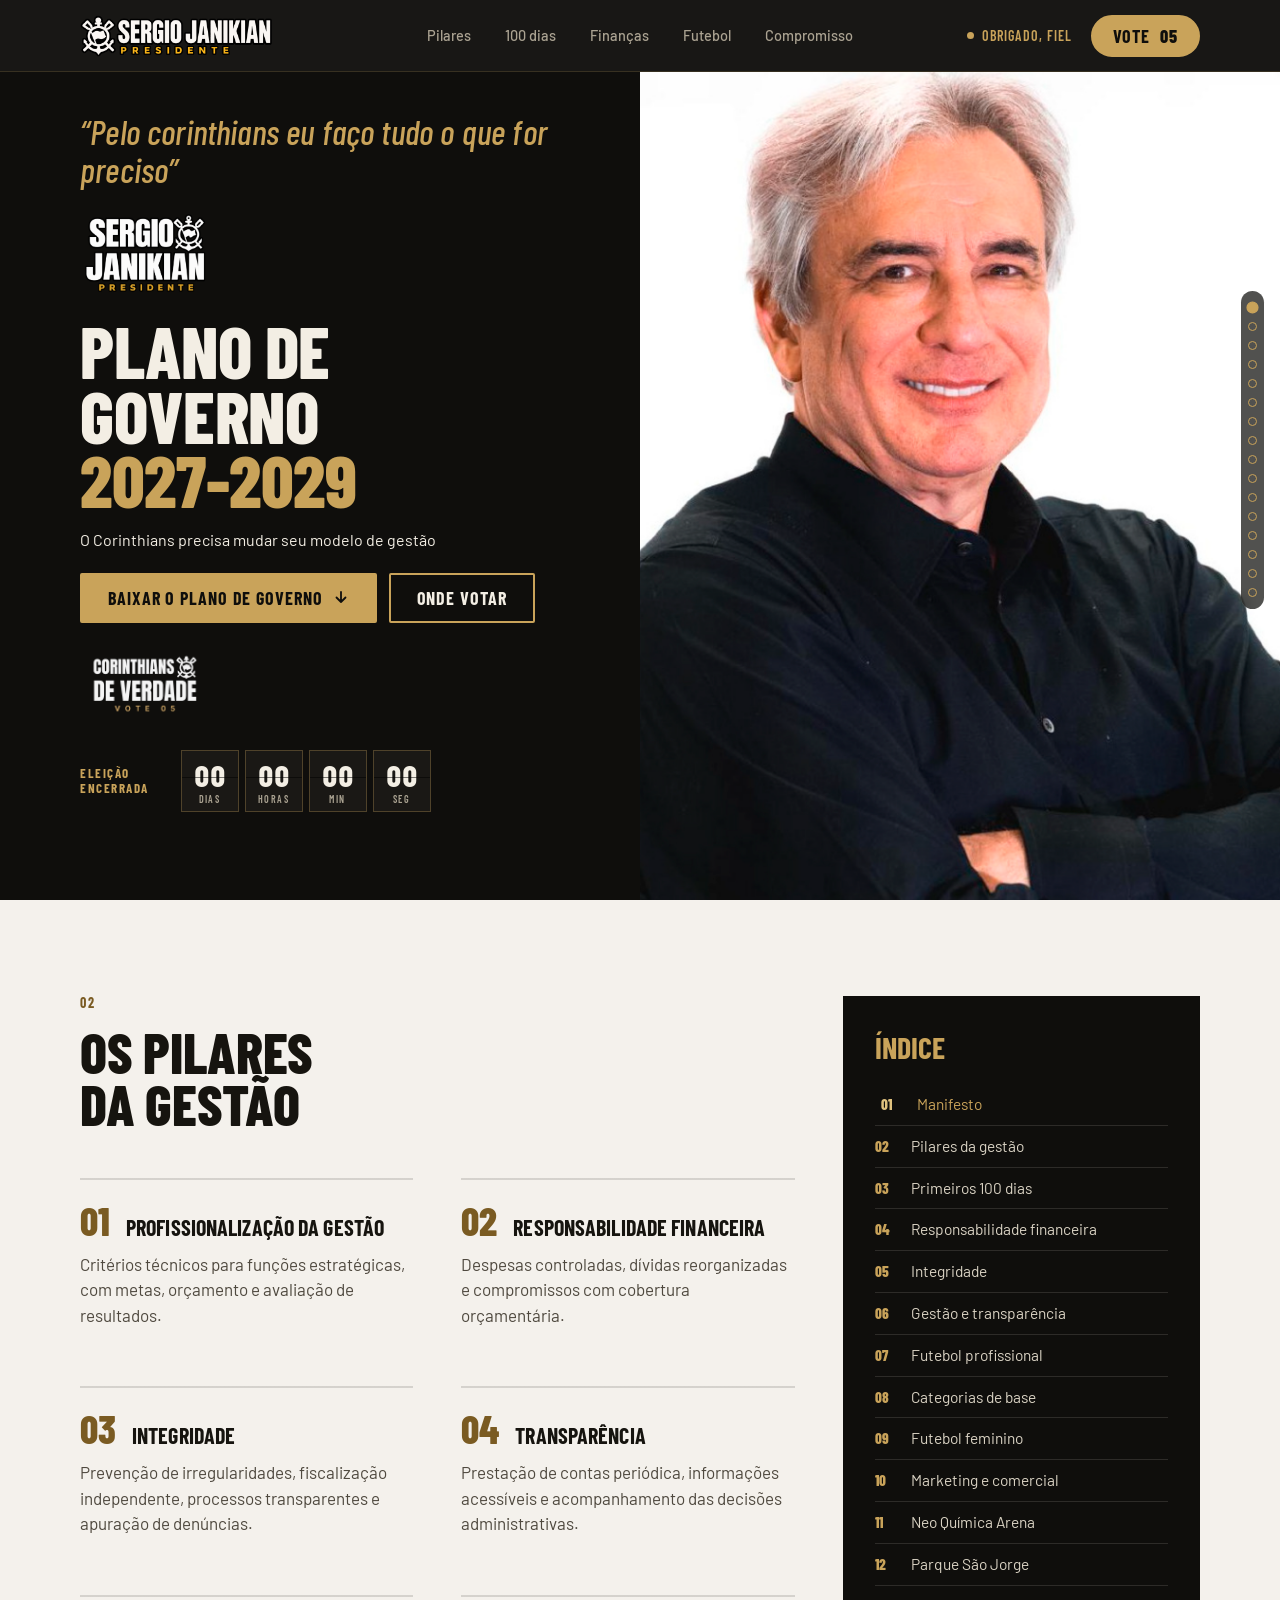
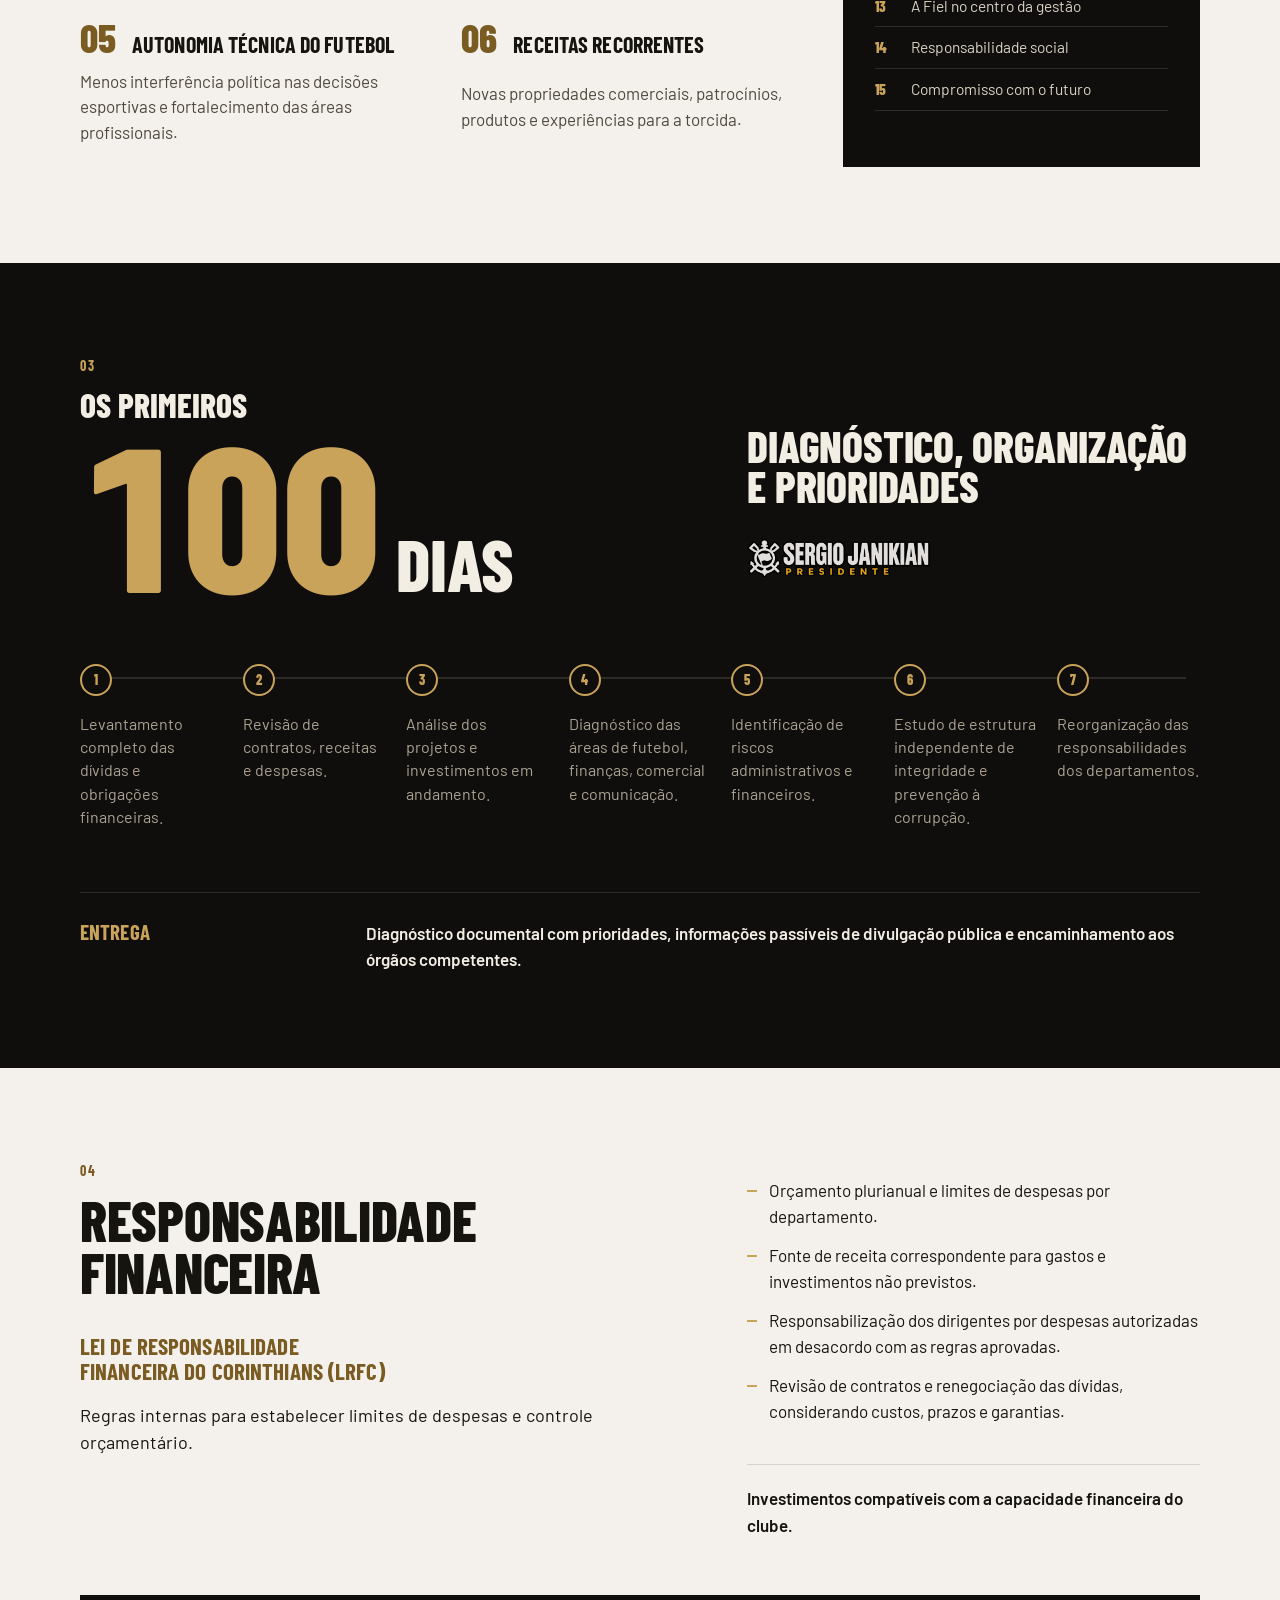
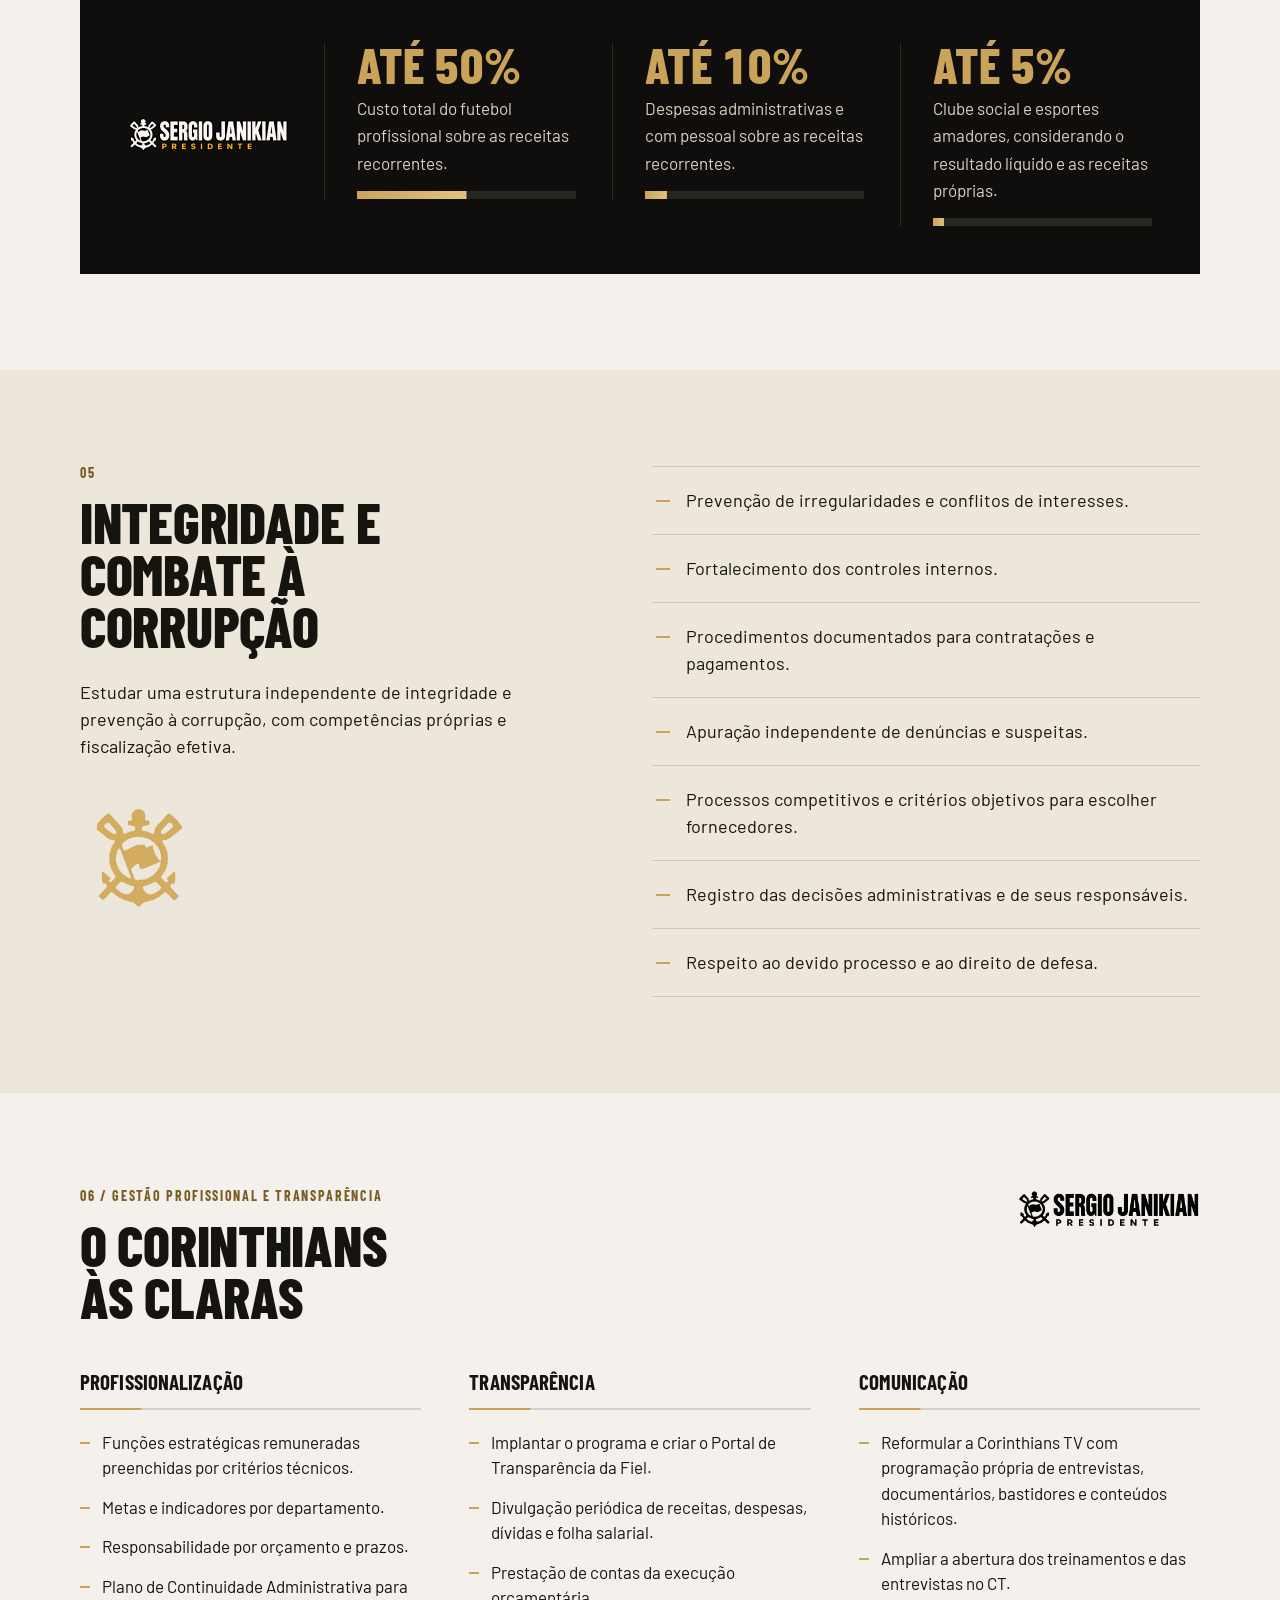
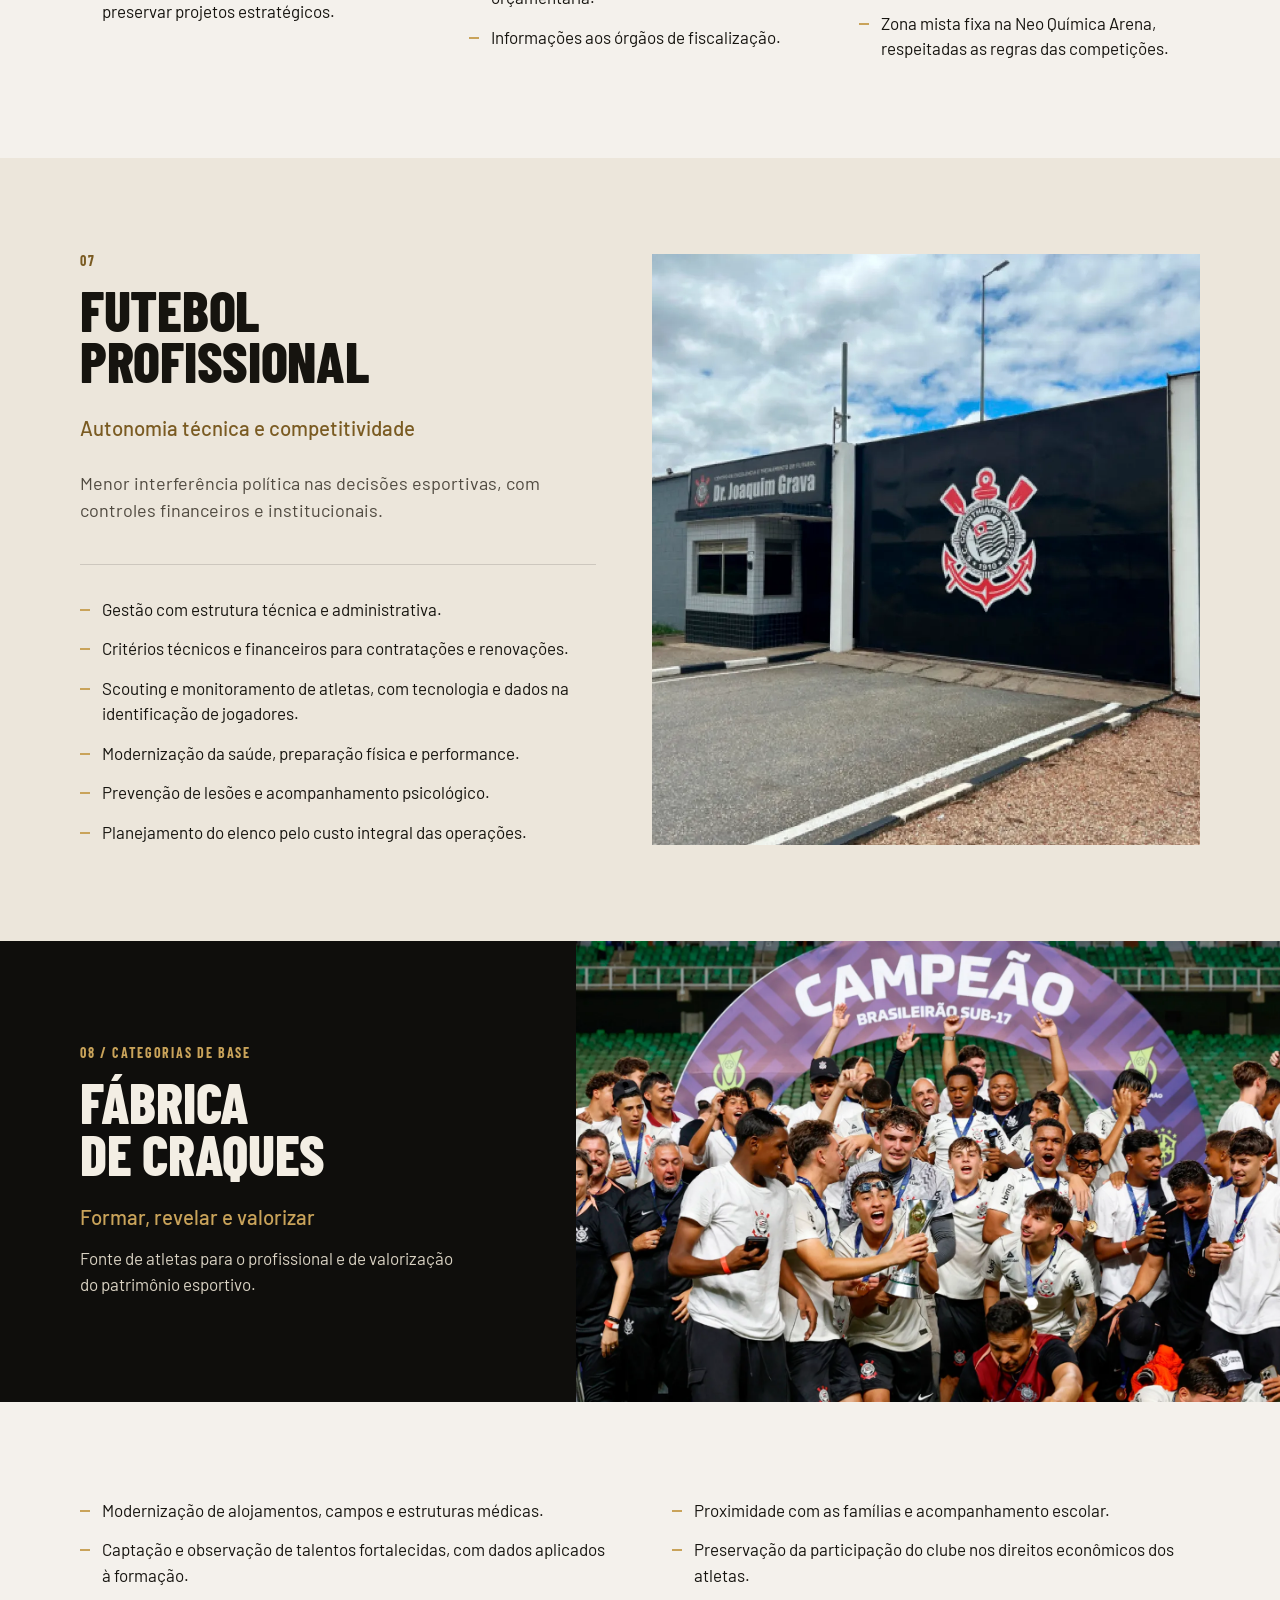
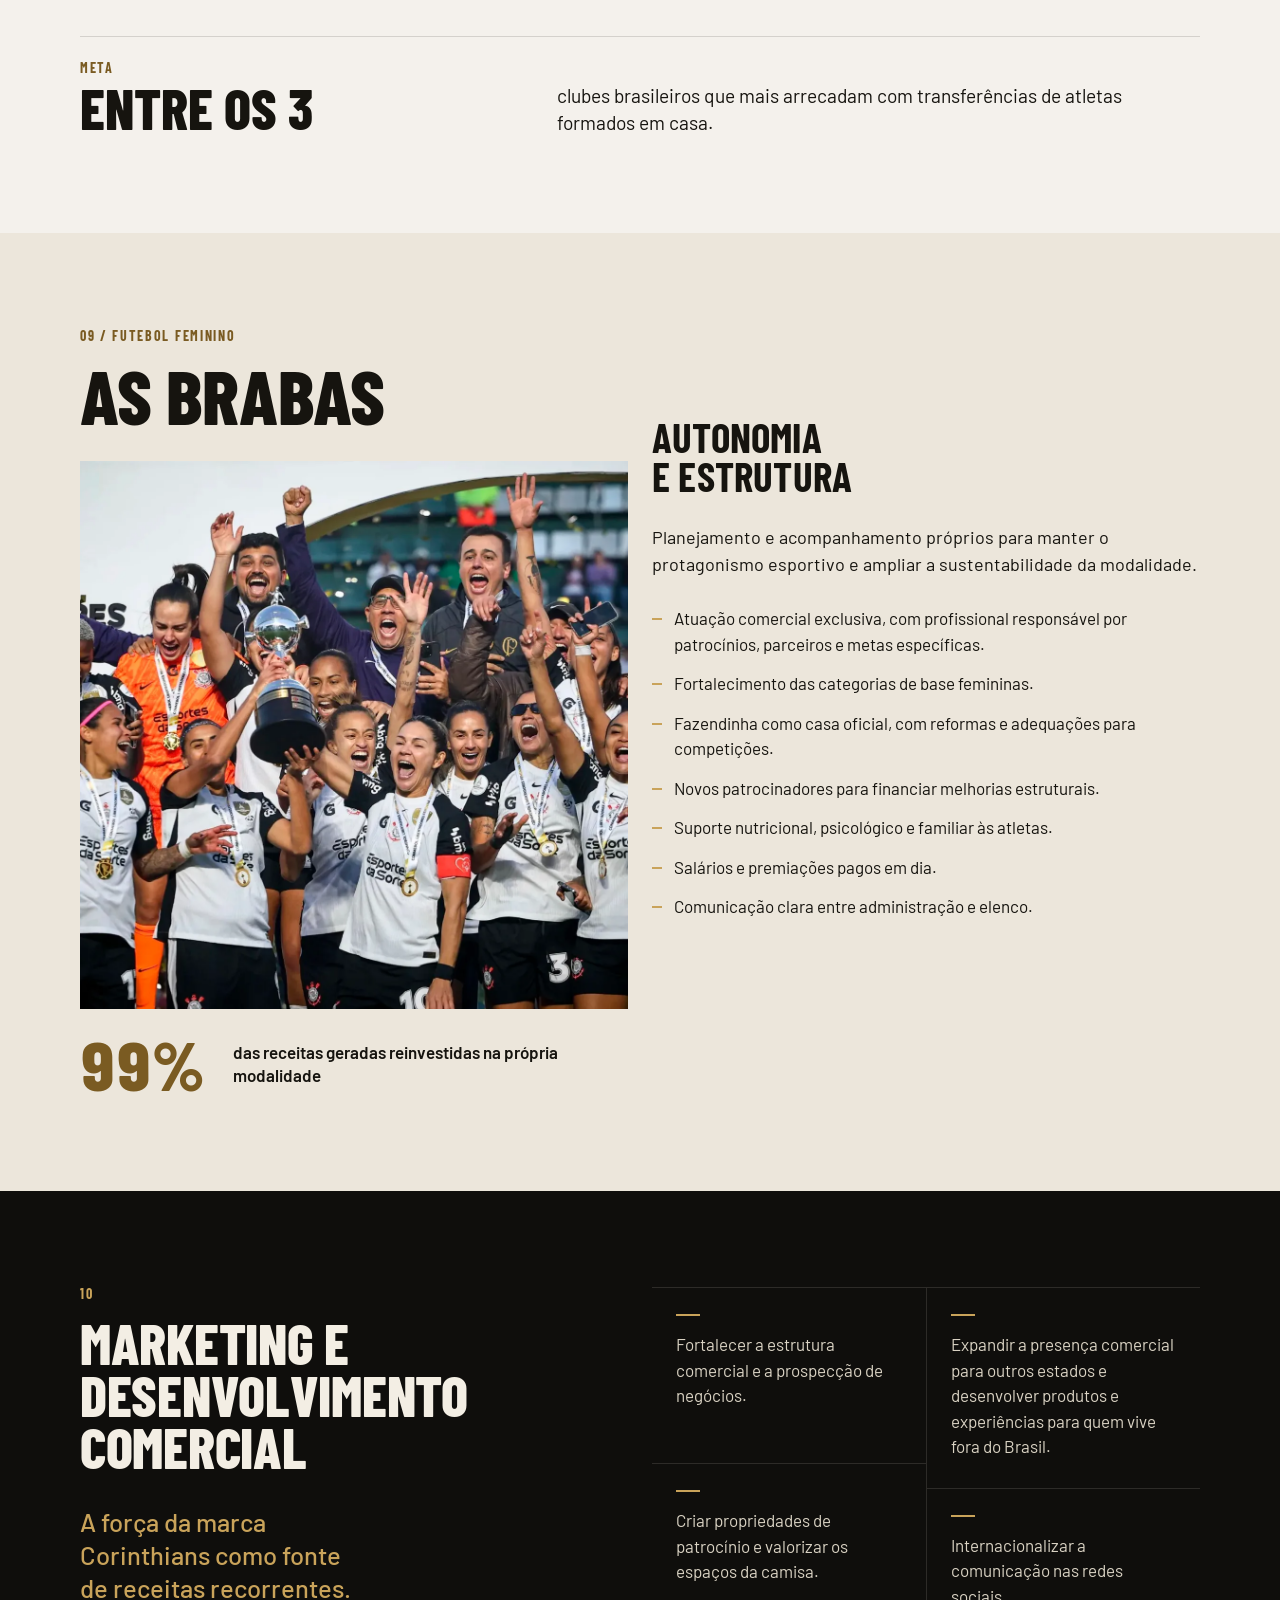
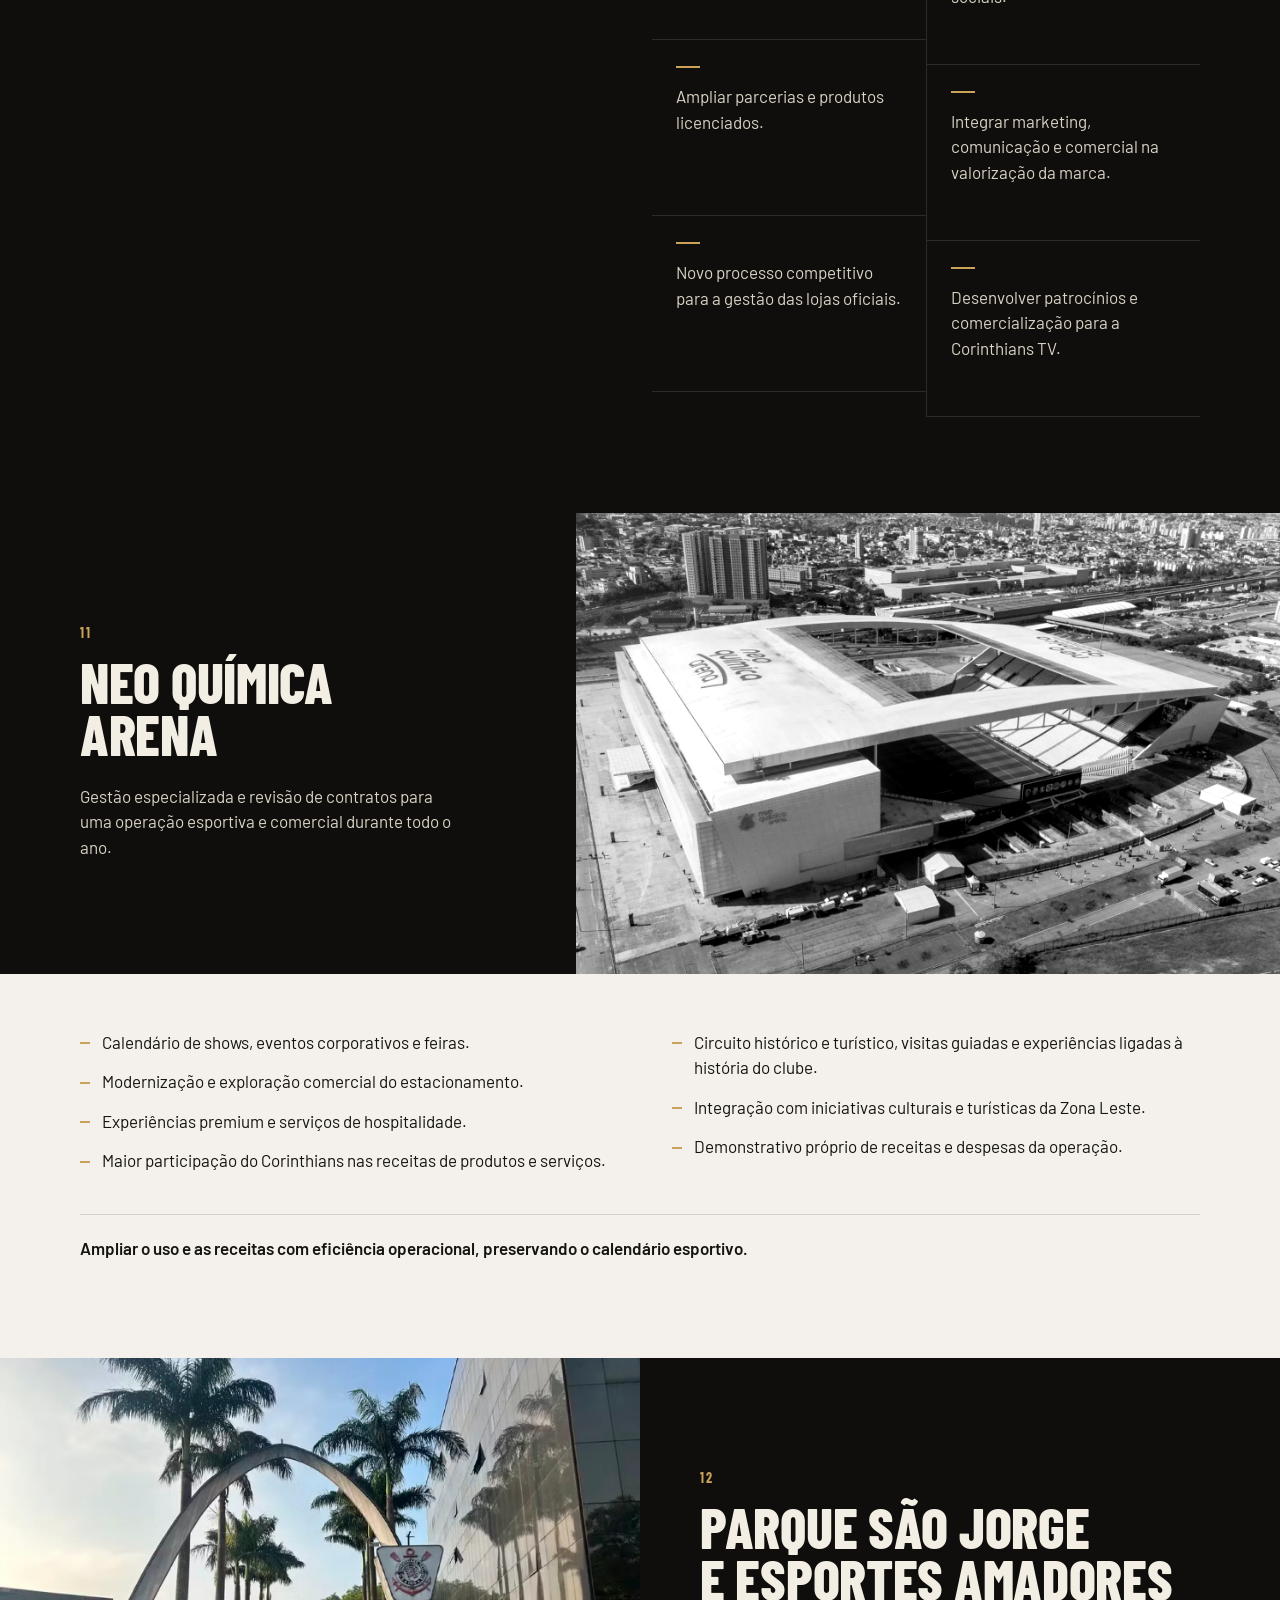
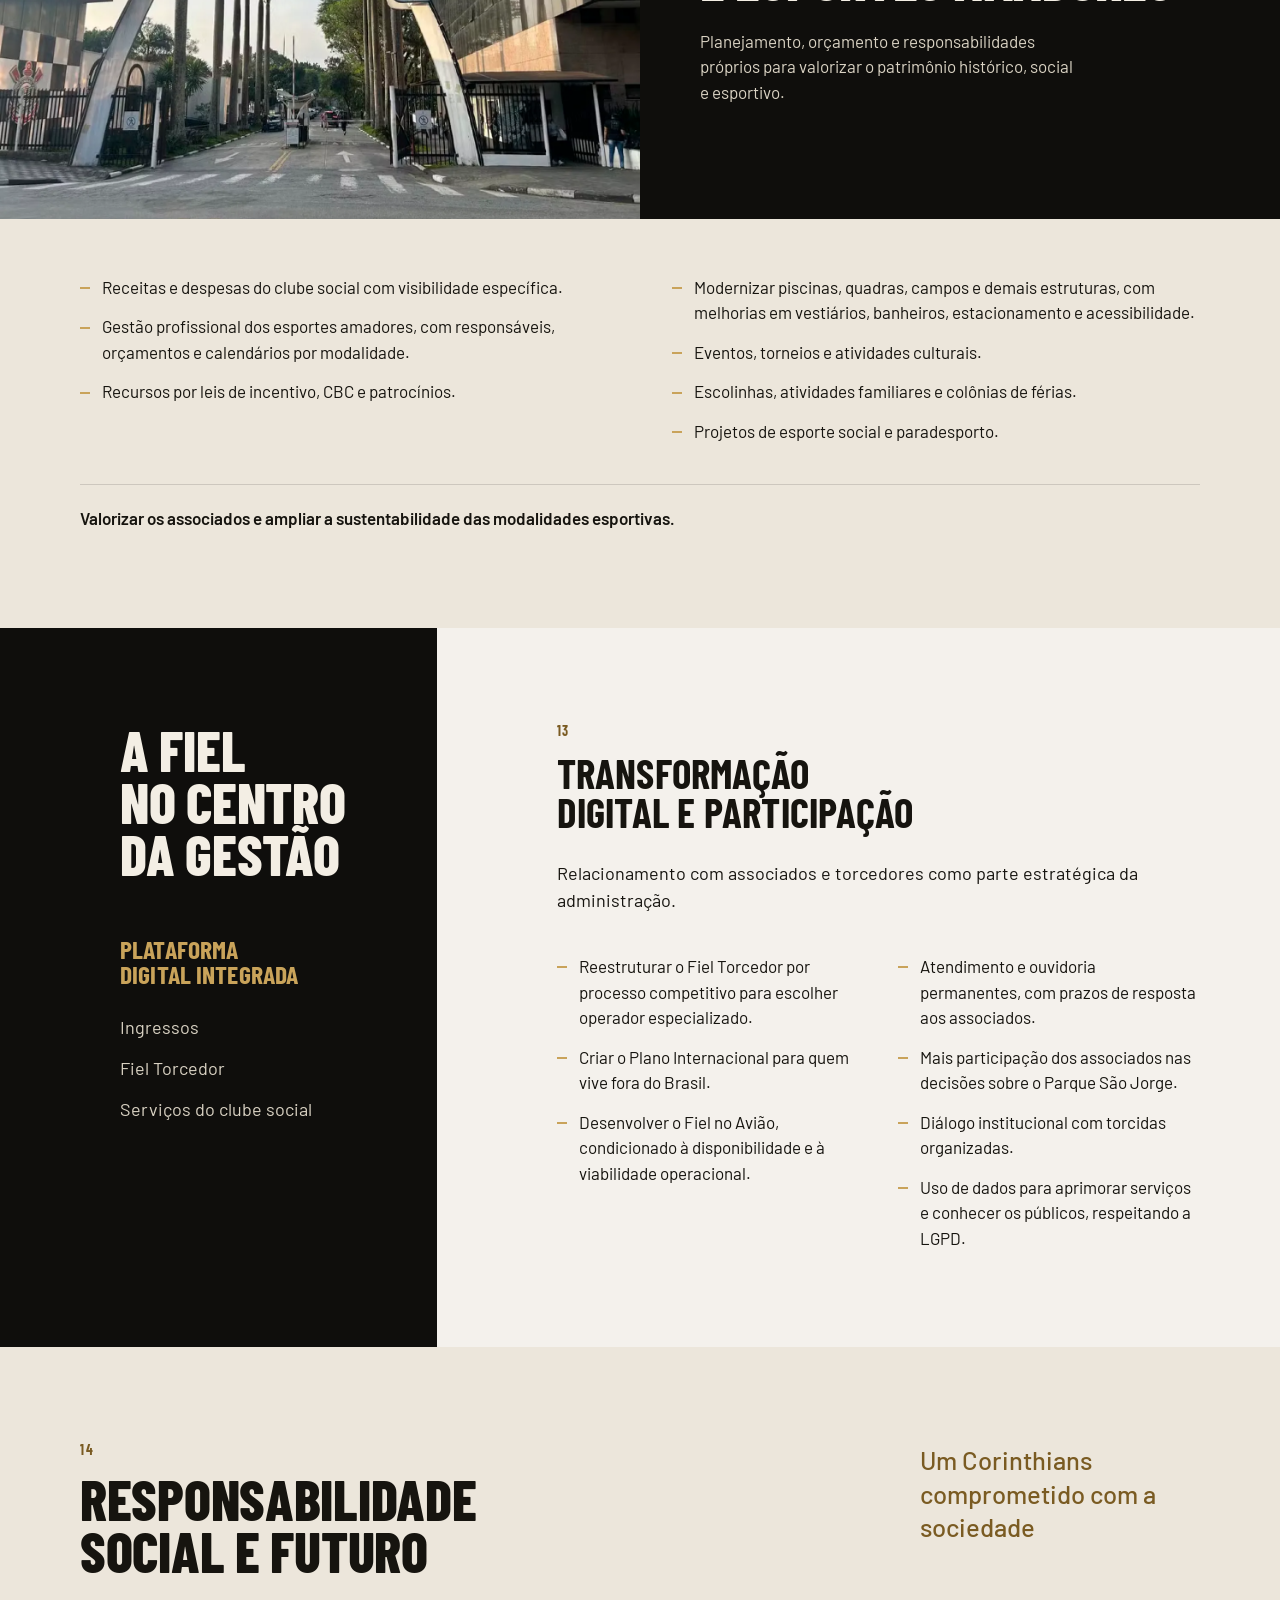
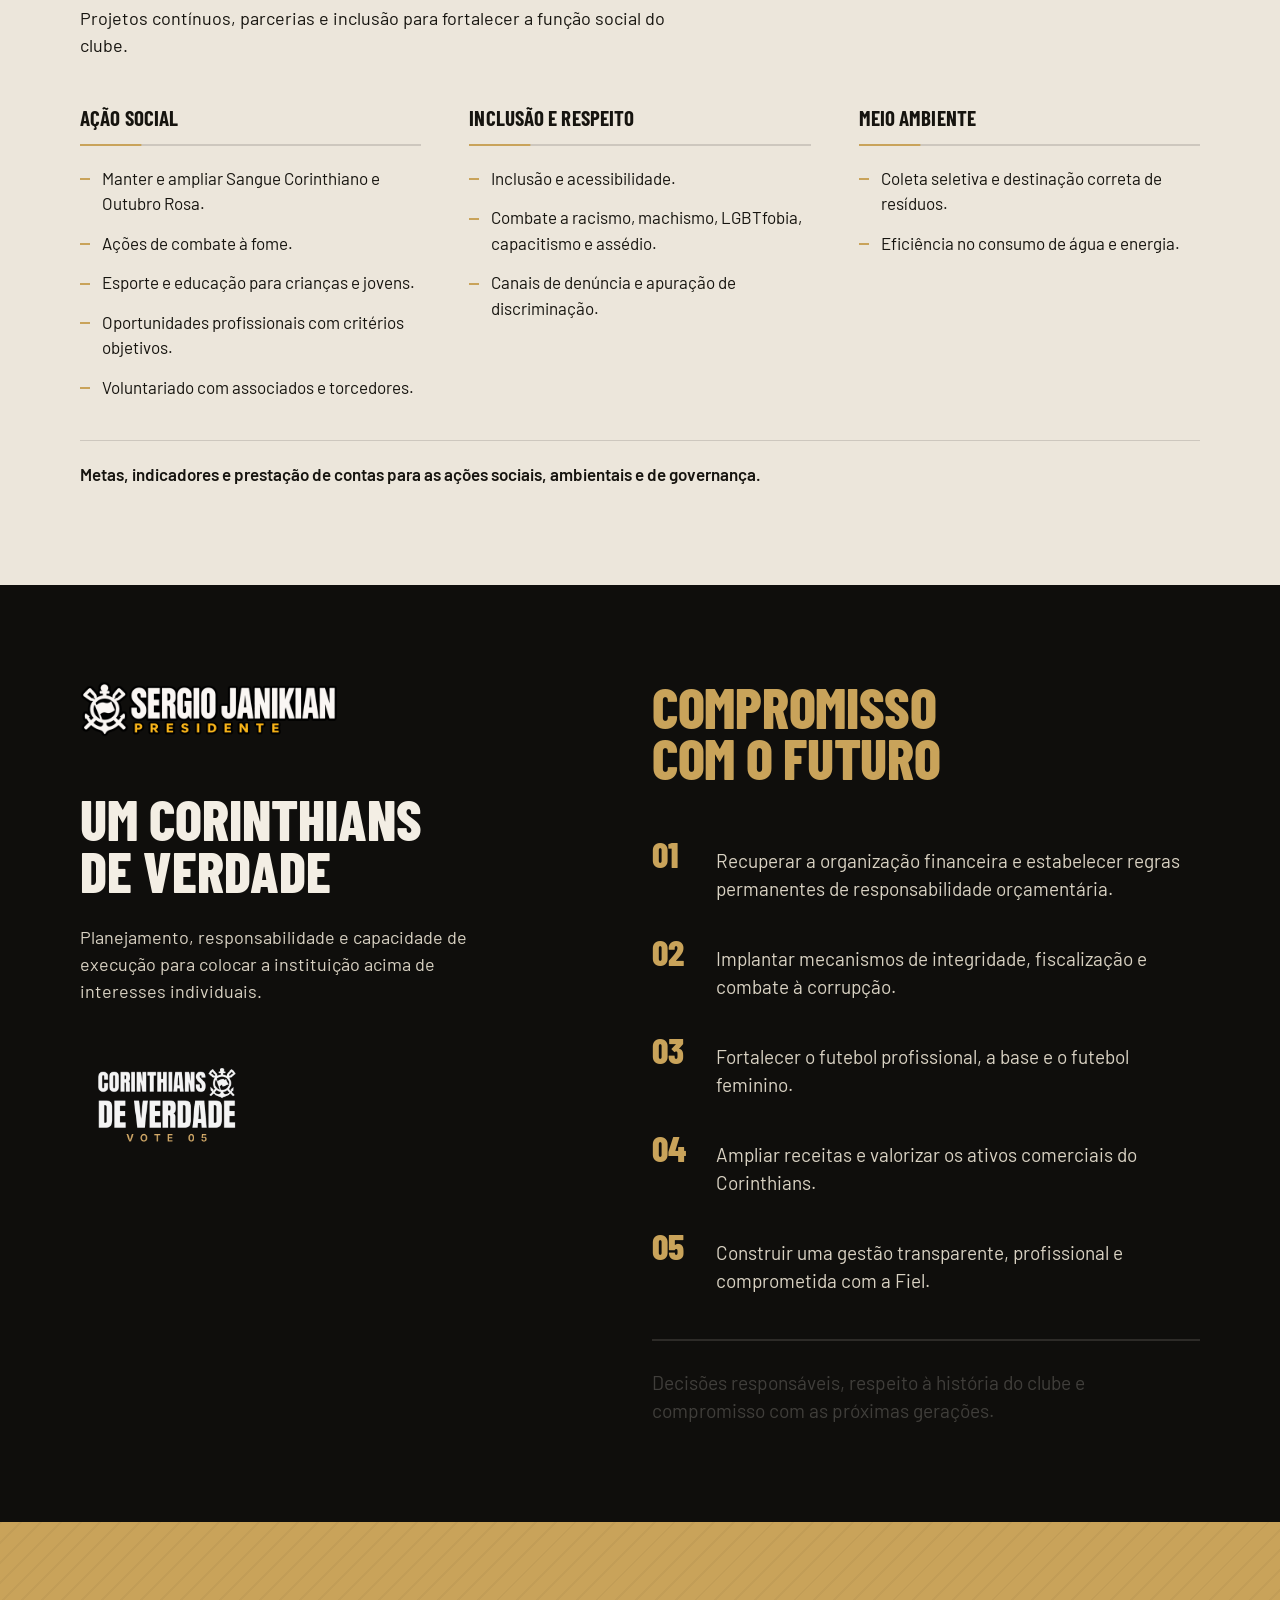
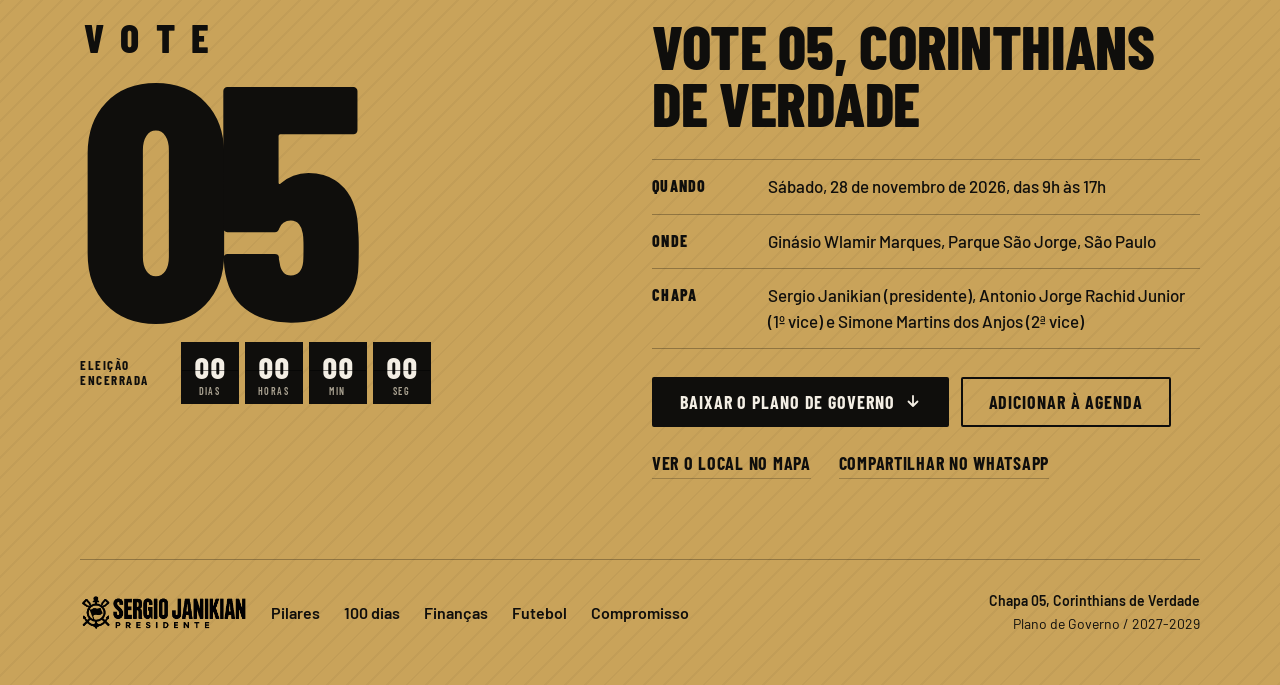
<file: index.html>
<!DOCTYPE html>
<!-- Sergio Janikian Presidente — Plano de Governo 2027-2029
     Estrutura: uma seção por página do PDF, na mesma ordem e com o mesmo conteúdo (páginas 01 a 15).
     Depois da página 15, o bloco "Vote 05" com as informações da eleição. -->
<html lang="pt-BR">
<head>
<meta charset="UTF-8">
<script src="assets/js/tag-manager.js"></script>
<meta name="viewport" content="width=device-width, initial-scale=1, viewport-fit=cover">
<title>Sergio Janikian Presidente | Plano de Governo 2027-2029 | Vote 05</title>
<meta name="description" content="Conheça o Plano de Governo 2027-2029 de Sergio Janikian para o Corinthians: profissionalização da gestão, responsabilidade financeira, transparência e autonomia técnica do futebol. Vote 05.">
<meta name="author" content="Sergio Janikian">
<meta name="robots" content="index, follow, max-image-preview:large">
<meta name="theme-color" content="#100F0D">

<!-- Compartilhamento (WhatsApp, Facebook, LinkedIn) -->
<meta property="og:type" content="website">
<meta property="og:locale" content="pt_BR">
<meta property="og:site_name" content="Sergio Janikian Presidente">
<meta property="og:title" content="Sergio Janikian Presidente | Plano de Governo 2027-2029">
<meta property="og:description" content="Pelo Corinthians eu faço tudo o que for preciso. Conheça o plano e vote 05.">
<meta property="og:image" content="assets/img/og/capa.jpg">
<meta property="og:image:type" content="image/jpeg">
<meta property="og:image:width" content="1200">
<meta property="og:image:height" content="800">
<meta property="og:image:alt" content="Sergio Janikian, candidato a presidente do Corinthians – Plano de Governo 2027-2029">

<!-- X / Twitter -->
<meta name="twitter:card" content="summary_large_image">
<meta name="twitter:title" content="Sergio Janikian Presidente | Plano de Governo 2027-2029">
<meta name="twitter:description" content="Pelo Corinthians eu faço tudo o que for preciso. Conheça o plano e vote 05.">
<meta name="twitter:image" content="assets/img/og/capa.jpg">
<meta name="twitter:image:alt" content="Sergio Janikian, candidato a presidente do Corinthians – Plano de Governo 2027-2029">

<link rel="icon" href="assets/img/logos/logo-referencia-3.png" type="image/png">
<link rel="apple-touch-icon" href="assets/img/logos/logo-referencia-3.png">
<link rel="preconnect" href="https://fonts.googleapis.com">
<link rel="preconnect" href="https://fonts.gstatic.com" crossorigin>
<link href="https://fonts.googleapis.com/css2?family=Barlow+Condensed:ital,wght@0,500;0,600;0,700;0,800;1,500&family=Barlow:wght@400;500;600&display=swap" rel="stylesheet">
<link rel="stylesheet" href="assets/css/style.css">
<script>document.documentElement.classList.add('js','m-enter');setTimeout(function(){document.documentElement.classList.add('m-enter-done')},900)</script>
<script src="assets/js/main.js" defer></script>
</head>
<body>
<noscript><iframe src="https://www.googletagmanager.com/ns.html?id=GTM-PGS4C8DN" height="0" width="0" style="display:none;visibility:hidden"></iframe></noscript>

<header class="nav">
  <div class="wrap nav__bar">
    <a class="skip-link" href="#conteudo">Pular para o conteúdo</a>
    <a class="nav__logo" href="#manifesto" aria-label="Sergio Janikian Presidente, início">
      <img src="assets/img/logos/logo-principal-web.png" alt="" width="640" height="140">
    </a>
    <nav class="nav__links" id="menu" aria-label="Seções">
      <a class="nav__link" href="#pilares">Pilares</a>
      <a class="nav__link" href="#cem-dias">100 dias</a>
      <a class="nav__link" href="#financas">Finanças</a>
      <a class="nav__link" href="#futebol">Futebol</a>
      <a class="nav__link" href="#compromisso">Compromisso</a>
      <a class="btn btn--primary nav__cta" href="#votar">Vote <b>05</b></a>
    </nav>
    <div class="nav__right">
      <p class="nav__count"><span class="dot" aria-hidden="true"></span><span data-cd-text>28 de novembro</span></p>
      <a class="btn btn--primary nav__btn" href="#votar">Vote <b>05</b></a>
      <button class="nav__toggle" type="button" aria-expanded="false" aria-controls="menu" aria-label="Abrir menu">
        <svg width="20" height="20" viewBox="0 0 20 20" aria-hidden="true"><path class="l1" d="M3 6h14" stroke="currentColor" stroke-width="1.8" stroke-linecap="round"/><path class="l2" d="M3 14h14" stroke="currentColor" stroke-width="1.8" stroke-linecap="round"/></svg>
      </button>
    </div>
  </div>
  <div class="nav__progress" aria-hidden="true"><i></i></div>
</header>

<!-- índice lateral: as 15 páginas do plano -->
<nav class="dots" aria-label="Índice da página">
  <a href="#manifesto" data-label="01 Manifesto"><span class="sr-only">01 Manifesto</span></a>
  <a href="#pilares" data-label="02 Pilares da gestão"><span class="sr-only">02 Pilares da gestão</span></a>
  <a href="#cem-dias" data-label="03 Primeiros 100 dias"><span class="sr-only">03 Primeiros 100 dias</span></a>
  <a href="#financas" data-label="04 Responsabilidade financeira"><span class="sr-only">04 Responsabilidade financeira</span></a>
  <a href="#integridade" data-label="05 Integridade"><span class="sr-only">05 Integridade</span></a>
  <a href="#transparencia" data-label="06 Gestão e transparência"><span class="sr-only">06 Gestão e transparência</span></a>
  <a href="#futebol" data-label="07 Futebol profissional"><span class="sr-only">07 Futebol profissional</span></a>
  <a href="#base" data-label="08 Categorias de base"><span class="sr-only">08 Categorias de base</span></a>
  <a href="#feminino" data-label="09 Futebol feminino"><span class="sr-only">09 Futebol feminino</span></a>
  <a href="#marketing" data-label="10 Marketing e comercial"><span class="sr-only">10 Marketing e comercial</span></a>
  <a href="#arena" data-label="11 Neo Química Arena"><span class="sr-only">11 Neo Química Arena</span></a>
  <a href="#parque" data-label="12 Parque São Jorge"><span class="sr-only">12 Parque São Jorge</span></a>
  <a href="#fiel" data-label="13 A Fiel no centro da gestão"><span class="sr-only">13 A Fiel no centro da gestão</span></a>
  <a href="#social" data-label="14 Responsabilidade social"><span class="sr-only">14 Responsabilidade social</span></a>
  <a href="#compromisso" data-label="15 Compromisso com o futuro"><span class="sr-only">15 Compromisso com o futuro</span></a>
  <a href="#votar" data-label="Vote 05"><span class="sr-only">Vote 05</span></a>
</nav>

<main id="conteudo">

<!-- PÁGINA 01 · MANIFESTO (capa, conforme capa.png) -->
<section class="hero" id="manifesto" aria-labelledby="t-01">
  <div class="hero__escuro">
    <div class="hero__text">
      <blockquote class="hero__frase m-line"><p>“Pelo corinthians eu faço tudo o que for preciso”</p></blockquote>
      <img class="hero__logo m-line" src="assets/img/logos/logo-campanha.png" alt="Sergio Janikian Presidente" width="1510" height="1042">
      <img class="hero__foto-mob m-settle" src="assets/img/fotos/sergio.png" alt="" width="675" height="899" aria-hidden="true">
      <h1 id="t-01"><span class="m-line">Plano de</span> <span class="m-line">governo</span> <span class="m-line ouro">2027-2029</span></h1>
      <p class="hero__lead m-line">O Corinthians precisa mudar seu modelo de gestão</p>
      <div class="btn-row m-line">
        <a class="btn btn--primary" id="cta-hero" href="_pdf/Janikian_Plano_de_Governo_2027_2029.pdf" download>Baixar o plano de governo <svg class="m-arrow" viewBox="0 0 16 16" aria-hidden="true"><path d="M8 2v10M3.5 7.5 8 12l4.5-4.5" fill="none" stroke="currentColor" stroke-width="1.8" stroke-linecap="round" stroke-linejoin="round"/></svg></a>
        <a class="btn btn--secondary" href="#votar">Onde votar</a>
      </div>
      <div class="hero__foot m-line">
        <img class="hero__cdv" src="assets/img/logos/logo-referencia-1.png" alt="Corinthians de Verdade, vote 05" width="304" height="160">
        <div class="countdown" data-countdown>
          <p class="countdown__label">Faltam para a eleição</p>
          <div class="countdown__grid" aria-hidden="true">
            <div><b data-cd="d">00</b><span>dias</span></div>
            <div><b data-cd="h">00</b><span>horas</span></div>
            <div><b data-cd="m">00</b><span>min</span></div>
            <div><b data-cd="s">00</b><span>seg</span></div>
          </div>
        </div>
      </div>
    </div>
  </div>
  <div class="hero__foto m-settle" aria-hidden="true">
    <img src="assets/img/fotos/sergio.png" alt="" width="675" height="899" fetchpriority="high">
  </div>
</section>

<!-- PÁGINA 02 · OS PILARES DA GESTÃO + ÍNDICE -->
<section class="sec sec--light pg" id="pilares" aria-labelledby="t-02">
  <div class="wrap pg02">
    <div class="pg02__main">
      <p class="pnum">02</p>
      <h2 id="t-02">Os pilares<br>da gestão</h2>
      <ol class="pilares">
        <li class="pilar"><span class="pilar__num">01</span><h3>Profissionalização da gestão</h3><p>Critérios técnicos para funções estratégicas, com metas, orçamento e avaliação de resultados.</p></li>
        <li class="pilar"><span class="pilar__num">02</span><h3>Responsabilidade financeira</h3><p>Despesas controladas, dívidas reorganizadas e compromissos com cobertura orçamentária.</p></li>
        <li class="pilar"><span class="pilar__num">03</span><h3>Integridade</h3><p>Prevenção de irregularidades, fiscalização independente, processos transparentes e apuração de denúncias.</p></li>
        <li class="pilar"><span class="pilar__num">04</span><h3>Transparência</h3><p>Prestação de contas periódica, informações acessíveis e acompanhamento das decisões administrativas.</p></li>
        <li class="pilar"><span class="pilar__num">05</span><h3>Autonomia técnica do futebol</h3><p>Menos interferência política nas decisões esportivas e fortalecimento das áreas profissionais.</p></li>
        <li class="pilar"><span class="pilar__num">06</span><h3>Receitas recorrentes</h3><p>Novas propriedades comerciais, patrocínios, produtos e experiências para a torcida.</p></li>
      </ol>
    </div>
    <nav class="indice" aria-labelledby="t-indice">
      <h3 id="t-indice">Índice</h3>
      <ol>
        <li><a href="#manifesto"><b>01</b>Manifesto</a></li>
        <li><a href="#pilares"><b>02</b>Pilares da gestão</a></li>
        <li><a href="#cem-dias"><b>03</b>Primeiros 100 dias</a></li>
        <li><a href="#financas"><b>04</b>Responsabilidade financeira</a></li>
        <li><a href="#integridade"><b>05</b>Integridade</a></li>
        <li><a href="#transparencia"><b>06</b>Gestão e transparência</a></li>
        <li><a href="#futebol"><b>07</b>Futebol profissional</a></li>
        <li><a href="#base"><b>08</b>Categorias de base</a></li>
        <li><a href="#feminino"><b>09</b>Futebol feminino</a></li>
        <li><a href="#marketing"><b>10</b>Marketing e comercial</a></li>
        <li><a href="#arena"><b>11</b>Neo Química Arena</a></li>
        <li><a href="#parque"><b>12</b>Parque São Jorge</a></li>
        <li><a href="#fiel"><b>13</b>A Fiel no centro da gestão</a></li>
        <li><a href="#social"><b>14</b>Responsabilidade social</a></li>
        <li><a href="#compromisso"><b>15</b>Compromisso com o futuro</a></li>
      </ol>
    </nav>
  </div>
</section>

<!-- PÁGINA 03 · OS PRIMEIROS 100 DIAS -->
<section class="sec sec--dark pg" id="cem-dias" aria-labelledby="t-03">
  <div class="wrap">
    <div class="pg03__top">
      <div class="pg03__a">
        <p class="pnum">03</p>
        <p class="cem__os">Os primeiros</p>
        <div class="cem__row">
          <p class="cem__num" aria-hidden="true"><span data-count="100">100</span></p>
          <p class="cem__dias">Dias</p>
        </div>
      </div>
      <div class="pg03__b">
        <h2 id="t-03"><span class="sr-only">Os primeiros 100 dias: </span>Diagnóstico, organização e prioridades</h2>
        <img class="pg__assin" src="assets/img/logos/logo-principal-web.png" alt="Sergio Janikian Presidente" width="640" height="140" loading="lazy">
      </div>
    </div>
    <ol class="trilha trilha--h" data-trail>
        <li>Levantamento completo das dívidas e obrigações financeiras.</li>
        <li>Revisão de contratos, receitas e despesas.</li>
        <li>Análise dos projetos e investimentos em andamento.</li>
        <li>Diagnóstico das áreas de futebol, finanças, comercial e comunicação.</li>
        <li>Identificação de riscos administrativos e financeiros.</li>
        <li>Estudo de estrutura independente de integridade e prevenção à corrupção.</li>
        <li>Reorganização das responsabilidades dos departamentos.</li>
    </ol>
    <div class="entrega">
      <h3>Entrega</h3>
      <p>Diagnóstico documental com prioridades, informações passíveis de divulgação pública e encaminhamento aos órgãos competentes.</p>
    </div>
  </div>
</section>

<!-- PÁGINA 04 · RESPONSABILIDADE FINANCEIRA -->
<section class="sec sec--light pg" id="financas" aria-labelledby="t-04">
  <div class="wrap">
    <div class="pg04__top">
      <div class="pg04__a">
        <p class="pnum">04</p>
        <h2 id="t-04">Responsabilidade financeira</h2>
        <h3 class="sub-ouro">Lei de Responsabilidade Financeira do Corinthians (LRFC)</h3>
        <p class="lead">Regras internas para estabelecer limites de despesas e controle orçamentário.</p>
      </div>
      <div class="pg04__b">
        <ul class="lista">
        <li>Orçamento plurianual e limites de despesas por departamento.</li>
        <li>Fonte de receita correspondente para gastos e investimentos não previstos.</li>
        <li>Responsabilização dos dirigentes por despesas autorizadas em desacordo com as regras aprovadas.</li>
        <li>Revisão de contratos e renegociação das dívidas, considerando custos, prazos e garantias.</li>
      </ul>
        <p class="nota">Investimentos compatíveis com a capacidade financeira do clube.</p>
      </div>
    </div>
    <div class="tetos" role="list" aria-label="Limites sobre as receitas" data-bars>
        <img class="tetos__logo" src="assets/img/logos/logo-principal-web.png" alt="Sergio Janikian Presidente" width="640" height="140" loading="lazy">
        <div class="teto" role="listitem">
          <strong>Até <span data-count="50" data-suffix="%">50%</span></strong>
          <span>Custo total do futebol profissional sobre as receitas recorrentes.</span>
          <div class="barra" aria-hidden="true"><i style="--v:.5"></i></div>
        </div>
        <div class="teto" role="listitem">
          <strong>Até <span data-count="10" data-suffix="%">10%</span></strong>
          <span>Despesas administrativas e com pessoal sobre as receitas recorrentes.</span>
          <div class="barra" aria-hidden="true"><i style="--v:.1"></i></div>
        </div>
        <div class="teto" role="listitem">
          <strong>Até <span data-count="5" data-suffix="%">5%</span></strong>
          <span>Clube social e esportes amadores, considerando o resultado líquido e as receitas próprias.</span>
          <div class="barra" aria-hidden="true"><i style="--v:.05"></i></div>
        </div>
  </div>
</section>

<!-- PÁGINA 05 · INTEGRIDADE E COMBATE À CORRUPÇÃO -->
<section class="sec sec--light pg" id="integridade" aria-labelledby="t-05">
  <div class="wrap pg05">
    <div class="pg05__a">
      <p class="pnum">05</p>
      <h2 id="t-05">Integridade e<br>combate à corrupção</h2>
      <p class="lead">Estudar uma estrutura independente de integridade e prevenção à corrupção, com competências próprias e fiscalização efetiva.</p>
      <img class="pg05__selo" src="assets/img/logos/logo-referencia-3.png" alt="" width="200" height="201" loading="lazy">
    </div>
    <ul class="linhas pg05__b">
        <li>Prevenção de irregularidades e conflitos de interesses.</li>
        <li>Fortalecimento dos controles internos.</li>
        <li>Procedimentos documentados para contratações e pagamentos.</li>
        <li>Apuração independente de denúncias e suspeitas.</li>
        <li>Processos competitivos e critérios objetivos para escolher fornecedores.</li>
        <li>Registro das decisões administrativas e de seus responsáveis.</li>
        <li>Respeito ao devido processo e ao direito de defesa.</li>
    </ul>
  </div>
</section>

<!-- PÁGINA 06 · GESTÃO PROFISSIONAL E TRANSPARÊNCIA -->
<section class="sec sec--light pg" id="transparencia" aria-labelledby="t-06">
  <div class="wrap">
    <div class="pg-head">
      <div>
        <p class="pnum">06 / Gestão profissional e transparência</p>
        <h2 id="t-06">O Corinthians<br>às claras</h2>
      </div>
      <img class="pg-head__logo" src="assets/img/logos/logo-principal-escuro.png" alt="Sergio Janikian Presidente" width="640" height="140" loading="lazy">
    </div>
    <div class="cols3">
      <div class="col">
        <h3>Profissionalização</h3>
        <ul class="lista">
          <li>Funções estratégicas remuneradas preenchidas por critérios técnicos.</li>
          <li>Metas e indicadores por departamento.</li>
          <li>Responsabilidade por orçamento e prazos.</li>
          <li>Plano de Continuidade Administrativa para preservar projetos estratégicos.</li>
        </ul>
      </div>
      <div class="col">
        <h3>Transparência</h3>
        <ul class="lista">
          <li>Implantar o programa e criar o Portal de Transparência da Fiel.</li>
          <li>Divulgação periódica de receitas, despesas, dívidas e folha salarial.</li>
          <li>Prestação de contas da execução orçamentária.</li>
          <li>Informações aos órgãos de fiscalização.</li>
        </ul>
      </div>
      <div class="col">
        <h3>Comunicação</h3>
        <ul class="lista">
          <li>Reformular a Corinthians TV com programação própria de entrevistas, documentários, bastidores e conteúdos históricos.</li>
          <li>Ampliar a abertura dos treinamentos e das entrevistas no CT.</li>
          <li>Zona mista fixa na Neo Química Arena, respeitadas as regras das competições.</li>
        </ul>
      </div>
    </div>
  </div>
</section>

<!-- PÁGINA 07 · FUTEBOL PROFISSIONAL -->
<section class="sec sec--light pg" id="futebol" aria-labelledby="t-07">
  <div class="wrap pg07">
    <div class="pg07__a">
      <p class="pnum">07</p>
      <h2 id="t-07">Futebol<br>profissional</h2>
      <p class="tagline">Autonomia técnica e competitividade</p>
      <p class="lead">Menor interferência política nas decisões esportivas, com controles financeiros e institucionais.</p>
      <div class="pg07__listas">
        <ul class="lista">
        <li>Gestão com estrutura técnica e administrativa.</li>
        <li>Critérios técnicos e financeiros para contratações e renovações.</li>
        <li>Scouting e monitoramento de atletas, com tecnologia e dados na identificação de jogadores.</li>
      </ul>
        <ul class="lista">
        <li>Modernização da saúde, preparação física e performance.</li>
        <li>Prevenção de lesões e acompanhamento psicológico.</li>
        <li>Planejamento do elenco pelo custo integral das operações.</li>
      </ul>
      </div>
    </div>
    <figure class="pg07__foto foto"><img src="assets/img/fotos/ct.webp" alt="Portão do CT Dr. Joaquim Grava, com o escudo do Corinthians" loading="lazy" width="1360" height="1015"></figure>
  </div>
</section>

<!-- PÁGINA 08 · CATEGORIAS DE BASE -->
<section class="sec sec--light pg pg--band" id="base" aria-labelledby="t-08">
  <div class="band">
    <div class="wrap band__grid">
      <div class="band__text">
        <p class="pnum">08 / Categorias de base</p>
        <h2 id="t-08">Fábrica<br>de craques</h2>
        <p class="tagline">Formar, revelar e valorizar</p>
        <p>Fonte de atletas para o profissional e de valorização do patrimônio esportivo.</p>
      </div>
    </div>
    <div class="band__foto"><img src="assets/img/fotos/base-sub17.webp" alt="Elenco sub-17 do Corinthians comemorando o título do Brasileirão Sub-17" loading="lazy" width="1600" height="1039"></div>
  </div>
  <div class="wrap">
    <div class="cols2 cols2--top">
      <ul class="lista">
        <li>Metodologia integrada ao futebol profissional.</li>
        <li>Modernização de alojamentos, campos e estruturas médicas.</li>
        <li>Captação e observação de talentos fortalecidas, com dados aplicados à formação.</li>
      </ul>
      <ul class="lista">
        <li>Acompanhamento nutricional, psicológico e físico.</li>
        <li>Proximidade com as famílias e acompanhamento escolar.</li>
        <li>Preservação da participação do clube nos direitos econômicos dos atletas.</li>
      </ul>
    </div>
    <div class="meta">
      <div><p class="meta__rot">Meta</p><strong>Entre os <span data-count="3">3</span></strong></div>
      <p>clubes brasileiros que mais arrecadam com transferências de atletas formados em casa.</p>
    </div>
  </div>
</section>

<!-- PÁGINA 09 · FUTEBOL FEMININO -->
<section class="sec sec--light pg" id="feminino" aria-labelledby="t-09">
  <div class="wrap split">
    <div class="split__a">
      <p class="pnum">09 / Futebol feminino</p>
      <h2 id="t-09">As Brabas</h2>
      <figure class="foto foto--quadrada"><img src="assets/img/fotos/brabas.webp" alt="Jogadoras do Corinthians erguendo a taça" loading="lazy" width="1155" height="1157"></figure>
      <div class="stat">
        <strong><span data-count="100" data-suffix="%">100%</span></strong>
        <p>das receitas geradas reinvestidas na própria modalidade</p>
      </div>
    </div>
    <div class="split__b pg09__b">
      <h3 class="h3-grande">Autonomia<br>e estrutura</h3>
      <p class="lead">Planejamento e acompanhamento próprios para manter o protagonismo esportivo e ampliar a sustentabilidade da modalidade.</p>
      <ul class="lista">
        <li>Atuação comercial exclusiva, com profissional responsável por patrocínios, parceiros e metas específicas.</li>
        <li>Fortalecimento das categorias de base femininas.</li>
        <li>Fazendinha como casa oficial, com reformas e adequações para competições.</li>
        <li>Novos patrocinadores para financiar melhorias estruturais.</li>
        <li>Suporte nutricional, psicológico e familiar às atletas.</li>
        <li>Salários e premiações pagos em dia.</li>
        <li>Comunicação clara entre administração e elenco.</li>
      </ul>
    </div>
  </div>
</section>

<!-- PÁGINA 10 · MARKETING E DESENVOLVIMENTO COMERCIAL -->
<section class="sec sec--dark pg" id="marketing" aria-labelledby="t-10">
  <div class="wrap pg10">
    <div class="pg10__a">
      <p class="pnum">10</p>
      <h2 id="t-10">Marketing e<br>desenvolvimento<br>comercial</h2>
      <p class="tagline tagline--grande">A força da marca Corinthians como fonte de receitas recorrentes.</p>
    </div>
    <div class="pg10__b">
      <ul class="tiles">
        <li>Fortalecer a estrutura comercial e a prospecção de negócios.</li>
        <li>Criar propriedades de patrocínio e valorizar os espaços da camisa.</li>
        <li>Ampliar parcerias e produtos licenciados.</li>
        <li>Novo processo competitivo para a gestão das lojas oficiais.</li>
      </ul>
      <ul class="tiles">
        <li>Expandir a presença comercial para outros estados e desenvolver produtos e experiências para quem vive fora do Brasil.</li>
        <li>Internacionalizar a comunicação nas redes sociais.</li>
        <li>Integrar marketing, comunicação e comercial na valorização da marca.</li>
        <li>Desenvolver patrocínios e comercialização para a Corinthians TV.</li>
      </ul>
    </div>
  </div>
</section>

<!-- PÁGINA 11 · NEO QUÍMICA ARENA -->
<section class="sec sec--light pg pg--band" id="arena" aria-labelledby="t-11">
  <div class="band">
    <div class="wrap band__grid">
      <div class="band__text">
        <p class="pnum">11</p>
        <h2 id="t-11">Neo Química<br>Arena</h2>
        <p>Gestão especializada e revisão de contratos para uma operação esportiva e comercial durante todo o ano.</p>
      </div>
    </div>
    <div class="band__foto" data-develop><img src="assets/img/fotos/arena.webp" alt="Vista aérea da Neo Química Arena" loading="lazy" width="1600" height="1068"></div>
  </div>
  <div class="wrap">
    <div class="cols2 cols2--top">
      <ul class="lista">
        <li>Calendário de shows, eventos corporativos e feiras.</li>
        <li>Modernização e exploração comercial do estacionamento.</li>
        <li>Experiências premium e serviços de hospitalidade.</li>
        <li>Maior participação do Corinthians nas receitas de produtos e serviços.</li>
      </ul>
      <ul class="lista">
        <li>Circuito histórico e turístico, visitas guiadas e experiências ligadas à história do clube.</li>
        <li>Integração com iniciativas culturais e turísticas da Zona Leste.</li>
        <li>Demonstrativo próprio de receitas e despesas da operação.</li>
      </ul>
    </div>
    <p class="nota">Ampliar o uso e as receitas com eficiência operacional, preservando o calendário esportivo.</p>
  </div>
</section>

<!-- PÁGINA 12 · PARQUE SÃO JORGE E ESPORTES AMADORES -->
<section class="sec sec--light pg pg--band pg--band-rev" id="parque" aria-labelledby="t-12">
  <div class="band">
    <div class="wrap band__grid">
      <div class="band__text">
        <p class="pnum">12</p>
        <h2 id="t-12">Parque São Jorge<br>e esportes amadores</h2>
        <p>Planejamento, orçamento e responsabilidades próprios para valorizar o patrimônio histórico, social e esportivo.</p>
      </div>
    </div>
    <div class="band__foto"><img src="assets/img/fotos/parque-sao-jorge.webp" alt="Portão de entrada do Parque São Jorge" loading="lazy" width="1495" height="1122"></div>
  </div>
  <div class="wrap">
    <div class="cols2 cols2--top">
      <ul class="lista">
        <li>Receitas e despesas do clube social com visibilidade específica.</li>
        <li>Gestão profissional dos esportes amadores, com responsáveis, orçamentos e calendários por modalidade.</li>
        <li>Recursos por leis de incentivo, CBC e patrocínios.</li>
      </ul>
      <ul class="lista">
        <li>Modernizar piscinas, quadras, campos e demais estruturas, com melhorias em vestiários, banheiros, estacionamento e acessibilidade.</li>
        <li>Eventos, torneios e atividades culturais.</li>
        <li>Escolinhas, atividades familiares e colônias de férias.</li>
        <li>Projetos de esporte social e paradesporto.</li>
      </ul>
    </div>
    <p class="nota">Valorizar os associados e ampliar a sustentabilidade das modalidades esportivas.</p>
  </div>
</section>

<!-- PÁGINA 13 · A FIEL NO CENTRO DA GESTÃO -->
<section class="sec sec--light pg pg13" id="fiel" aria-labelledby="t-13">
  <div class="wrap pg13__grid">
    <aside class="pg13__a">
      <h2 id="t-13">A Fiel<br>no centro<br>da gestão</h2>
      <div class="pg13__plataforma">
        <h3>Plataforma<br>digital integrada</h3>
        <ul>
          <li>Ingressos</li>
          <li>Fiel Torcedor</li>
          <li>Serviços do clube social</li>
        </ul>
      </div>
      <img class="pg__assin" src="assets/img/logos/logo-principal-web.png" alt="Sergio Janikian Presidente" width="640" height="140" loading="lazy">
    </aside>
    <div class="pg13__b">
      <p class="pnum">13</p>
      <h3 class="h3-grande">Transformação<br>digital e participação</h3>
      <p class="lead">Relacionamento com associados e torcedores como parte estratégica da administração.</p>
      <div class="cols2 cols2--top">
        <ul class="lista">
          <li>Reestruturar o Fiel Torcedor por processo competitivo para escolher operador especializado.</li>
          <li>Criar o Plano Internacional para quem vive fora do Brasil.</li>
          <li>Desenvolver o Fiel no Avião, condicionado à disponibilidade e à viabilidade operacional.</li>
        </ul>
        <ul class="lista">
          <li>Atendimento e ouvidoria permanentes, com prazos de resposta aos associados.</li>
          <li>Mais participação dos associados nas decisões sobre o Parque São Jorge.</li>
          <li>Diálogo institucional com torcidas organizadas.</li>
          <li>Uso de dados para aprimorar serviços e conhecer os públicos, respeitando a LGPD.</li>
        </ul>
      </div>
    </div>
  </div>
</section>

<!-- PÁGINA 14 · RESPONSABILIDADE SOCIAL E FUTURO -->
<section class="sec sec--light pg" id="social" aria-labelledby="t-14">
  <div class="wrap">
    <div class="pg-head">
      <div>
        <p class="pnum">14</p>
        <h2 id="t-14">Responsabilidade<br>social e futuro</h2>
      </div>
      <p class="tagline tagline--grande">Um Corinthians comprometido com a sociedade</p>
    </div>
    <p class="lead">Projetos contínuos, parcerias e inclusão para fortalecer a função social do clube.</p>
    <div class="cols3">
      <div class="col">
        <h3>Ação social</h3>
        <ul class="lista">
          <li>Manter e ampliar Sangue Corinthiano e Outubro Rosa.</li>
          <li>Ações de combate à fome.</li>
          <li>Esporte e educação para crianças e jovens.</li>
          <li>Oportunidades profissionais com critérios objetivos.</li>
          <li>Voluntariado com associados e torcedores.</li>
        </ul>
      </div>
      <div class="col">
        <h3>Inclusão e respeito</h3>
        <ul class="lista">
          <li>Inclusão e acessibilidade.</li>
          <li>Combate a racismo, machismo, LGBTfobia, capacitismo e assédio.</li>
          <li>Canais de denúncia e apuração de discriminação.</li>
        </ul>
      </div>
      <div class="col">
        <h3>Meio ambiente</h3>
        <ul class="lista">
          <li>Coleta seletiva e destinação correta de resíduos.</li>
          <li>Eficiência no consumo de água e energia.</li>
        </ul>
      </div>
    </div>
    <p class="nota">Metas, indicadores e prestação de contas para as ações sociais, ambientais e de governança.</p>
  </div>
</section>

<!-- PÁGINA 15 · COMPROMISSO COM O FUTURO -->
<section class="sec sec--dark pg" id="compromisso" aria-labelledby="t-15">
  <div class="wrap split">
    <div class="split__a pg15__a">
      <img class="pg15__logo" src="assets/img/logos/logo-principal-web.png" alt="Sergio Janikian Presidente" width="640" height="140" loading="lazy">
      <p class="pg15__titulo">Um Corinthians<br>de Verdade</p>
      <p class="lead">Planejamento, responsabilidade e capacidade de execução para colocar a instituição acima de interesses individuais.</p>
      <img class="pg15__cdv" src="assets/img/logos/logo-referencia-1.png" alt="Corinthians de Verdade, vote 05" width="304" height="160" loading="lazy">
    </div>
    <div class="split__b">
      <h2 id="t-15" class="ouro">Compromisso<br>com o futuro</h2>
      <ol class="compromissos" data-comp>
        <li tabindex="0">Recuperar a organização financeira e estabelecer regras permanentes de responsabilidade orçamentária.</li>
        <li tabindex="0">Implantar mecanismos de integridade, fiscalização e combate à corrupção.</li>
        <li tabindex="0">Fortalecer o futebol profissional, a base e o futebol feminino.</li>
        <li tabindex="0">Ampliar receitas e valorizar os ativos comerciais do Corinthians.</li>
        <li tabindex="0">Construir uma gestão transparente, profissional e comprometida com a Fiel.</li>
      </ol>
      <p class="manifesto__frase" data-words>Decisões responsáveis, respeito à história do clube e compromisso com as próximas gerações.</p>
    </div>
  </div>
</section>

</main>

<!-- VOTE 05 · informações da eleição + rodapé -->
<footer class="closing" id="votar" aria-labelledby="t-votar">
  <div class="wrap">
    <div class="close">
      <div class="close__a">
        <p class="close__num" aria-hidden="true"><span class="num-vote">Vote</span>05</p>
        <div class="countdown countdown--dark" data-countdown aria-hidden="true">
          <p class="countdown__label">Faltam</p>
          <div class="countdown__grid">
            <div><b data-cd="d">00</b><span>dias</span></div>
            <div><b data-cd="h">00</b><span>horas</span></div>
            <div><b data-cd="m">00</b><span>min</span></div>
            <div><b data-cd="s">00</b><span>seg</span></div>
          </div>
        </div>
      </div>
      <div class="close__text">
        <h2 id="t-votar">Vote 05, Corinthians de Verdade</h2>
        <dl class="info">
          <div><dt>Quando</dt><dd>Sábado, 28 de novembro de 2026, das 9h às 17h</dd></div>
          <div><dt>Onde</dt><dd>Ginásio Wlamir Marques, Parque São Jorge, São Paulo</dd></div>
          <div><dt>Chapa</dt><dd>Sergio Janikian (presidente), Antonio Jorge Rachid Junior (1º vice) e Simone Martins dos Anjos (2ª vice)</dd></div>
        </dl>
        <div class="btn-row">
          <a class="btn btn--primary" href="_pdf/Janikian_Plano_de_Governo_2027_2029.pdf" download>Baixar o plano de governo <svg class="m-arrow" viewBox="0 0 16 16" aria-hidden="true"><path d="M8 2v10M3.5 7.5 8 12l4.5-4.5" fill="none" stroke="currentColor" stroke-width="1.8" stroke-linecap="round" stroke-linejoin="round"/></svg></a>
          <button class="btn btn--secondary" type="button" data-ics>Adicionar à agenda</button>
        </div>
        <div class="close__links">
          <a class="link" href="https://www.google.com/maps/search/?api=1&amp;query=Gin%C3%A1sio+Wlamir+Marques+Parque+S%C3%A3o+Jorge+S%C3%A3o+Paulo" target="_blank" rel="noopener">Ver o local no mapa</a>
          <a class="link" data-share href="https://wa.me/?text=Vote%2005%20%E2%80%93%20Corinthians%20de%20Verdade.%20Elei%C3%A7%C3%A3o%2028%2F11%2C%20das%209h%20%C3%A0s%2017h%2C%20Gin%C3%A1sio%20Wlamir%20Marques%2C%20Parque%20S%C3%A3o%20Jorge." target="_blank" rel="noopener">Compartilhar no WhatsApp</a>
        </div>
      </div>
    </div>
    <div class="dir">
      <img class="dir__logo" src="assets/img/logos/logo-principal-escuro.png" alt="Sergio Janikian Presidente" width="640" height="140" loading="lazy">
      <nav class="dir__links" aria-label="Rodapé">
        <a href="#pilares">Pilares</a>
        <a href="#cem-dias">100 dias</a>
        <a href="#financas">Finanças</a>
        <a href="#futebol">Futebol</a>
        <a href="#compromisso">Compromisso</a>
      </nav>
      <p class="dir__legal"><strong>Chapa 05, Corinthians de Verdade</strong><br>Plano de Governo / 2027-2029</p>
    </div>
  </div>
</footer>

<nav class="actionbar" aria-label="Ações rápidas">
  <a class="btn btn--primary" href="#votar">Onde votar</a>
  <a class="btn btn--secondary" href="_pdf/Janikian_Plano_de_Governo_2027_2029.pdf" download>Plano (PDF)</a>
</nav>

</body>
</html>
</file>
<file: assets/css/style.css>
/* =========================================================================
   Sergio Janikian Presidente — Plano de Governo 2027-2029 — Vote 05
   Uma seção por página do PDF (01 a 15), na mesma ordem.
   Identidade do PDF: preto, creme e ouro; títulos condensados em caixa alta.
   ========================================================================= */

:root{
  --g-dark:#0F0E0C;
  --g-dark-2:#1A1815;
  --g-dark-3:#24211C;
  --g-main:#F4F1EC;
  --g-alt:#ECE6DB;
  --ink:#16140F;
  --muted:#4F493F;
  --cream:#F3EEE4;
  --cream-2:#D9D2C3;
  --cream-muted:#ABA392;
  --gold:#C9A35A;
  --gold-hi:#E0C27F;
  --gold-ink:#7A5B22;
  --line:rgba(22,20,15,.14);
  --line-d:rgba(243,238,228,.13);

  --display:'Barlow Condensed','Arial Narrow',sans-serif;
  --text:'Barlow',system-ui,sans-serif;

  --nav:72px; --gut:80px; --gap:24px; --pad:96px;
  --r:2px; --btn-h:50px;
  --ease:cubic-bezier(.2,.8,.2,1);
  --ease-out:cubic-bezier(.22,1,.36,1);
}
@media (max-width:1279px){ :root{ --gut:56px; } }
@media (max-width:1023px){ :root{ --gut:40px; --pad:80px; } }
@media (max-width:639px){ :root{ --nav:60px; --gut:20px; --gap:12px; --pad:64px; } }

/* ---------- base ---------- */
*{box-sizing:border-box}
html,body{margin:0}
html{scroll-behavior:smooth;scroll-padding-top:var(--nav);-webkit-text-size-adjust:100%}
body{background:var(--g-main);color:var(--ink);font:400 16px/1.6 var(--text);-webkit-font-smoothing:antialiased;overflow-x:hidden}
img{max-width:100%;display:block}
p,ul,ol,dl,dd,h1,h2,h3,figure{margin:0}
ul,ol{padding:0;list-style:none}
a{color:inherit}
strong{font-weight:600}
button{font:inherit;color:inherit}
h1,h2,h3{font-family:var(--display);font-weight:800;text-transform:uppercase;line-height:.92;letter-spacing:-.005em;text-wrap:balance}
h2{font-size:clamp(42px,4.4vw,68px)}
h3{font-size:clamp(21px,1.6vw,26px);font-weight:700;line-height:1;letter-spacing:.005em}
.ouro{color:var(--gold)}
.sr-only{position:absolute;width:1px;height:1px;overflow:hidden;clip:rect(0 0 0 0);white-space:nowrap}
:focus-visible{outline:2px solid var(--gold);outline-offset:3px}
.sec--light :focus-visible{outline-color:var(--gold-ink)}
.wrap{width:min(100% - 2*var(--gut), 1280px);margin-inline:auto;position:relative;z-index:1}
.skip-link{position:absolute;left:0;top:50%;transform:translate(-200vw,-50%);background:var(--gold);color:var(--g-dark);padding:10px 16px;font-weight:600;text-decoration:none;z-index:20}
.skip-link:focus{transform:translate(0,-50%)}

/* ---------- botões e links ---------- */
.btn{position:relative;overflow:hidden;display:inline-flex;align-items:center;justify-content:center;gap:10px;min-height:var(--btn-h);padding:0 26px;border-radius:var(--r);border:2px solid transparent;
     font:700 18px/1 var(--display);text-transform:uppercase;letter-spacing:.05em;text-decoration:none;white-space:nowrap;cursor:pointer;isolation:isolate;
     transition:transform 120ms var(--ease),color 160ms var(--ease),border-color 160ms var(--ease),background-color 160ms var(--ease)}
.btn::before{content:"";position:absolute;inset:0;z-index:-1;transform:scaleX(0);transform-origin:right;transition:transform 260ms var(--ease)}
.btn--primary{background:var(--gold);color:var(--g-dark);border-color:var(--gold)}
.btn--primary::before{background:var(--cream)}
.btn--secondary{background:transparent;color:var(--cream);border-color:var(--gold)}
.btn--secondary::before{background:var(--gold)}
.btn .m-arrow{width:16px;height:16px;transition:transform 160ms var(--ease)}
@media (hover:hover) and (pointer:fine){
  .btn:hover{transform:translateY(-2px)}
  .btn:hover::before{transform:scaleX(1);transform-origin:left}
  .btn--primary:hover{border-color:var(--cream)}
  .btn--secondary:hover{color:var(--g-dark)}
  .btn:hover .m-arrow{transform:translateY(3px)}
}
.btn:active{transform:translateY(1px) scale(.985);transition-duration:90ms}
.btn-row{display:flex;flex-wrap:wrap;gap:12px}
.link{display:inline-block;font:700 18px/1.2 var(--display);text-transform:uppercase;letter-spacing:.04em;text-decoration:none;padding:12px 0 4px;
      background:linear-gradient(currentColor,currentColor) 0 100%/0 2px no-repeat,linear-gradient(rgba(16,15,13,.25),rgba(16,15,13,.25)) 0 100%/100% 1px no-repeat;transition:background-size 200ms var(--ease)}
.link:hover,.link:focus-visible{background-size:100% 2px,100% 1px}

/* ---------- nav: logo | menu centralizado | ação ---------- */
.nav{position:fixed;inset:0 0 auto;height:var(--nav);z-index:30;color:var(--cream);background:rgba(15,14,12,.96);border-bottom:1px solid rgba(201,163,90,.18);
     transition:background-color 300ms var(--ease),border-color 300ms var(--ease)}
.nav.is-scrolled{background:rgba(15,14,12,.88);backdrop-filter:blur(14px) saturate(140%);-webkit-backdrop-filter:blur(14px) saturate(140%);border-bottom-color:rgba(201,163,90,.18)}
.nav__bar{height:100%;display:grid;grid-template-columns:1fr auto 1fr;align-items:center;column-gap:24px}
.nav__logo{justify-self:start}
.nav__logo img{height:42px;width:auto}
.nav__links{justify-self:center;display:flex;align-items:center;gap:2px;padding:5px;border-radius:999px;
            background:transparent}
.nav__link{position:relative;display:inline-flex;align-items:center;height:38px;padding:0 16px;border-radius:999px;font:500 14.5px/1 var(--text);text-decoration:none;color:var(--cream-muted);white-space:nowrap;
           transition:color 180ms var(--ease),background-color 180ms var(--ease)}
.nav__link:hover{color:var(--cream);background:rgba(243,238,228,.08)}
.nav__link.is-current{color:var(--g-dark);background:var(--gold)}
.nav__right{justify-self:end;display:flex;align-items:center;gap:18px}
.nav__count{display:flex;align-items:center;gap:8px;font:600 14px/1 var(--display);letter-spacing:.08em;text-transform:uppercase;color:var(--gold);white-space:nowrap}
.nav__count .dot{width:7px;height:7px;border-radius:50%;background:var(--gold);animation:pulse 2s infinite}
@keyframes pulse{0%{box-shadow:0 0 0 0 rgba(201,163,90,.55)}70%{box-shadow:0 0 0 10px rgba(201,163,90,0)}100%{box-shadow:0 0 0 0 rgba(201,163,90,0)}}
.nav__btn{min-height:42px;padding:0 20px;border-radius:999px}
.nav__btn b{font-weight:800}
.nav__toggle{display:none;width:44px;height:44px;align-items:center;justify-content:center;background:rgba(243,238,228,.06);color:var(--cream);border:1px solid rgba(201,163,90,.4);border-radius:999px;cursor:pointer}
.nav__cta{display:none}
.nav__toggle path{transform-box:fill-box;transform-origin:center;transition:transform 250ms var(--ease)}
.nav.is-open .nav__toggle .l1{transform:translateY(4px) rotate(45deg)}
.nav.is-open .nav__toggle .l2{transform:translateY(-4px) rotate(-45deg)}
.nav__progress{position:absolute;left:0;right:0;bottom:-1px;height:2px}
.nav__progress i{display:block;height:100%;background:linear-gradient(90deg,var(--gold),var(--gold-hi));transform-origin:left;transform:scaleX(var(--p,0))}

/* índice lateral */
.dots{position:fixed;right:16px;top:50%;transform:translateY(-50%);z-index:25;display:flex;flex-direction:column;gap:10px;padding:12px 7px;border-radius:20px;background:rgba(15,14,12,.72);backdrop-filter:blur(6px);-webkit-backdrop-filter:blur(6px)}
.dots a{position:relative;display:block;width:9px;height:9px;border-radius:50%;border:1.5px solid var(--gold);background:transparent;transition:transform 200ms var(--ease),background-color 200ms}
.dots a::before{content:"";position:absolute;inset:-6px}
.dots a::after{content:attr(data-label);position:absolute;right:22px;top:50%;transform:translate(6px,-50%);opacity:0;pointer-events:none;white-space:nowrap;
               font:700 13px/1 var(--display);letter-spacing:.06em;text-transform:uppercase;background:var(--g-dark);color:var(--gold);padding:6px 10px;border:1px solid rgba(201,163,90,.4);transition:opacity 150ms,transform 150ms var(--ease)}
.dots a:hover::after,.dots a:focus-visible::after{opacity:1;transform:translate(0,-50%)}
.dots a.is-current{background:var(--gold);transform:scale(1.35)}
.dots a:hover{transform:scale(1.35)}

/* "Vote" sobre o 05 */
.num-vote{display:block;font-size:.13em;line-height:1;text-transform:uppercase;letter-spacing:.42em;padding-left:.1em;margin-bottom:.04em;-webkit-text-stroke:0;-webkit-text-fill-color:currentColor}
.hero__num .num-vote{color:var(--gold);-webkit-text-fill-color:var(--gold)}
.close__num .num-vote{font-size:.12em;color:var(--g-dark);margin-bottom:.08em}

/* =========================================================================
   Elementos comuns das páginas
   ========================================================================= */
.sec{position:relative;padding:var(--pad) 0;background:var(--g-main)}
.sec--dark{background:var(--g-dark);color:var(--cream)}
#integridade,#futebol,#feminino,#parque,#social{background:var(--g-alt)}

.pnum{font:700 14px/1 var(--display);letter-spacing:.12em;text-transform:uppercase;color:var(--gold-ink);margin-bottom:16px}
.sec--dark .pnum,.band .pnum,.pg13__a .pnum{color:var(--gold)}
.lead{font-size:clamp(18px,1.35vw,21px);line-height:1.5;max-width:60ch;color:var(--muted)}
.sec--dark .lead{color:var(--cream-2)}
.tagline{font:500 clamp(20px,1.6vw,24px)/1.3 var(--text);color:var(--gold-ink)}
.sec--dark .tagline,.band .tagline{color:var(--gold)}
#futebol h2{margin-bottom:28px}
#futebol .tagline{margin-bottom:28px}
.tagline--grande{font-size:clamp(22px,2vw,30px);line-height:1.3;max-width:20ch}
.sub-ouro{font-size:clamp(22px,1.8vw,28px);color:var(--gold-ink);line-height:1.1;max-width:20em}
.h3-grande{font-size:clamp(34px,3.2vw,50px);line-height:.95}
.nota{margin-top:40px;padding-top:20px;border-top:1px solid var(--line);font-weight:600;font-size:17px}
.sec--dark .nota{border-color:var(--line-d)}

.split{display:grid;grid-template-columns:repeat(12,1fr);column-gap:var(--gap);align-items:start}
.split__a{grid-column:1 / span 6;min-width:0}
.split__b{grid-column:7 / -1;min-width:0}

.pg-head{display:grid;grid-template-columns:repeat(12,1fr);column-gap:var(--gap);align-items:start;margin-bottom:48px}
.pg-head > :first-child{grid-column:1 / span 7}
.pg-head > :last-child{grid-column:9 / -1;justify-self:end;text-align:left}
.pg-head__logo{height:40px;width:auto;filter:brightness(0)}

.lista li{position:relative;padding-left:22px;font-size:17px;line-height:1.5}
.lista li + li{margin-top:14px}
.lista li{transition:color 200ms var(--ease)}
.lista li::before{content:"";position:absolute;left:0;top:.72em;width:10px;height:2px;background:var(--gold);transition:width 250ms var(--ease-out)}
@media (hover:hover) and (pointer:fine){
  .sec--light .lista li:hover{color:var(--ink)}
  .lista li:hover::before{width:16px}
}
.cols2{display:grid;grid-template-columns:1fr 1fr;column-gap:64px;row-gap:14px}
.cols2--top{margin-top:48px}
.cols3{display:grid;grid-template-columns:repeat(3,1fr);column-gap:48px;row-gap:40px;margin-top:8px}
.col h3{position:relative;padding-bottom:16px;margin-bottom:20px;border-bottom:2px solid var(--line)}
.col h3::after{content:"";position:absolute;left:0;right:0;bottom:-2px;height:2px;background:var(--gold);transform:scaleX(.18);transform-origin:left;transition:transform 500ms var(--ease-out)}
.col:hover h3::after{transform:scaleX(1)}
.sec--dark .col h3{border-color:var(--line-d)}

.foto{overflow:hidden;aspect-ratio:4/3;background:var(--g-dark-2)}
.foto img{width:100%;height:100%;object-fit:cover;transition:transform 900ms var(--ease-out)}
.foto:hover img{transform:scale(1.03)}
.foto--quadrada{aspect-ratio:1/1}
.pg__assin{height:40px;width:auto}

/* =========================================================================
   PÁGINA 01 · capa
   ========================================================================= */
.hero{position:relative;min-height:max(100svh,720px);display:grid;grid-template-columns:1fr 1fr;padding-top:var(--nav);background:#fff;overflow:hidden}
.hero__escuro{background:var(--g-dark);color:var(--cream);display:flex;align-items:center;padding:24px 48px 72px max(var(--gut), calc((100vw - 1280px) / 2))}
.hero__text{width:100%;max-width:560px}
.hero__frase{margin:0 0 20px;font:italic 500 clamp(28px,2.7vw,42px)/1.1 var(--display);color:var(--gold);letter-spacing:.005em}
.hero__logo{height:clamp(76px,7vw,100px);width:auto;margin-bottom:20px}
.hero h1{font-size:clamp(56px,5.6vw,84px);line-height:.9;letter-spacing:-.005em}
.hero h1 .m-line{display:block}
.hero__lead{margin-top:16px;font-size:clamp(16px,1.25vw,19px);line-height:1.45;color:var(--cream)}
.hero .btn-row{margin-top:22px}
.hero__foot{margin-top:22px;display:flex;align-items:center;gap:28px;flex-wrap:wrap}
.hero__cdv{height:clamp(66px,6vw,84px);width:auto}
.hero__foto{position:relative;background:#fff;overflow:hidden}
.hero__foto img{position:absolute;inset:0;width:100%;height:100%;max-width:none;object-fit:cover;object-position:50% 12%}
.hero__foto-mob{display:none}

.countdown{display:flex;align-items:center;gap:16px}
.countdown__label{font:700 13px/1.15 var(--display);letter-spacing:.12em;text-transform:uppercase;color:var(--gold);max-width:6.5em}
.countdown__grid{display:flex;gap:6px}
.countdown__grid div{min-width:58px;padding:9px 6px 7px;text-align:center;background:var(--g-dark-2);border:1px solid rgba(201,163,90,.3);position:relative;overflow:hidden}
.countdown__grid div::after{content:"";position:absolute;left:0;right:0;top:44%;height:1px;background:rgba(0,0,0,.5)}
.countdown__grid b{display:block;font:800 30px/1 var(--display);color:var(--cream);font-variant-numeric:tabular-nums}
.countdown__grid b.tick{animation:tick 380ms var(--ease-out)}
@keyframes tick{0%{transform:translateY(-35%);opacity:.15}100%{transform:none;opacity:1}}
.countdown__grid span{display:block;margin-top:4px;font:600 10px/1 var(--display);letter-spacing:.14em;text-transform:uppercase;color:var(--cream-muted)}

.marquee{position:relative;z-index:3;background:var(--gold);color:var(--g-dark);overflow:hidden;white-space:nowrap}
.marquee__track{display:inline-flex;align-items:center;gap:28px;padding:15px 0;animation:marquee 40s linear infinite;will-change:transform}
.marquee:hover .marquee__track{animation-play-state:paused}
.marquee span{font:800 21px/1 var(--display);text-transform:uppercase;letter-spacing:.04em}
.marquee i{font-style:normal;font-size:14px}
@keyframes marquee{to{transform:translateX(-50%)}}

/* =========================================================================
   PÁGINA 02 · pilares + índice
   ========================================================================= */
.pg02{display:grid;grid-template-columns:repeat(12,1fr);column-gap:var(--gap);align-items:stretch}
.pg02__main{grid-column:1 / span 8;padding-right:24px}
.pg02__main h2{margin-bottom:48px}
.pilares{display:grid;grid-template-columns:1fr 1fr;column-gap:48px;row-gap:36px}
.pilar{position:relative;display:grid;grid-template-columns:auto 1fr;column-gap:16px;align-items:baseline;padding:22px 20px;margin:0 -20px;border-radius:2px;background-image:linear-gradient(var(--line),var(--line));background-size:calc(100% - 40px) 2px;background-position:20px 0;background-repeat:no-repeat;transition:background-color 300ms var(--ease),box-shadow 300ms var(--ease),transform 300ms var(--ease)}
.pilar::before{content:"";position:absolute;left:20px;right:20px;top:0;height:2px;background:var(--gold);transform:scaleX(0);transform-origin:left;transition:transform 450ms var(--ease-out)}
.pilar__num{font:800 40px/1 var(--display);color:var(--gold-ink);transition:color 250ms,transform 350ms var(--ease-out);transform-origin:left bottom}
.pilar h3{font-size:22px;line-height:1.05}
.pilar p{grid-column:1 / -1;margin-top:12px;color:var(--muted);font-size:17px;line-height:1.5}
@media (hover:hover) and (pointer:fine){
  .pilar:hover{background:#fff;box-shadow:0 18px 40px -24px rgba(22,20,15,.35);transform:translateY(-3px)}
  .pilar:hover::before{transform:scaleX(1)}
  .pilar:hover .pilar__num{color:var(--gold);transform:scale(1.08)}
}
.indice{grid-column:9 / -1;background:var(--g-dark);color:var(--cream);padding:36px 32px}
.indice h3{font-size:30px;color:var(--gold);margin-bottom:22px}
.indice a{display:grid;grid-template-columns:36px 1fr;align-items:baseline;padding:8px 0;text-decoration:none;color:var(--cream-2);font-size:15.5px;border-bottom:1px solid var(--line-d);transition:color 160ms,padding-left 220ms var(--ease-out)}
.indice b{font:800 15px/1 var(--display);color:var(--gold)}
.indice a:hover,.indice a:focus-visible{color:var(--cream);padding-left:6px}
.indice a.is-current{color:var(--gold);padding-left:6px}
.indice a.is-current b{color:var(--gold-hi)}

/* =========================================================================
   PÁGINA 03 · os primeiros 100 dias
   ========================================================================= */
.cem__os{font:800 clamp(30px,2.6vw,40px)/1 var(--display);text-transform:uppercase}
.trilha{position:relative;padding-left:44px}
.trilha::before,.trilha::after{content:"";position:absolute;left:13px;top:20px;bottom:20px;width:2px;background:var(--line-d)}
.trilha::after{background:var(--gold);transform-origin:top;transform:scaleY(var(--fill,1))}
.trilha li{counter-increment:t;position:relative;padding:14px 0 14px 6px;border-bottom:1px solid var(--line-d);font-size:17px;line-height:1.45;transition:color 300ms}
.trilha{counter-reset:t}
.trilha li:first-child{border-top:1px solid var(--line-d)}
.trilha li::before{content:counter(t);position:absolute;left:-44px;top:12px;width:28px;height:28px;border-radius:50%;display:grid;place-items:center;
                   font:800 14px/1 var(--display);background:var(--g-dark);border:2px solid var(--gold);color:var(--gold);z-index:1;transition:background-color 300ms,color 300ms,transform 300ms var(--ease-out)}
.trilha li.is-on::before{background:var(--gold);color:var(--g-dark);transform:scale(1.1)}
@media (hover:hover) and (pointer:fine){ .trilha li:hover{color:var(--cream)} .trilha li:hover::before{transform:scale(1.18)} }
.trilha[data-live] li{color:var(--cream-muted)}
.trilha[data-live] li.is-on{color:var(--cream)}

/* =========================================================================
   PÁGINA 04 · responsabilidade financeira
   ========================================================================= */
#financas .sub-ouro{margin-bottom:18px}
#financas .lead{margin-bottom:28px;color:var(--ink)}
.teto{display:grid;grid-template-columns:1fr;row-gap:8px;transition:transform 300ms var(--ease)}
@media (hover:hover) and (pointer:fine){ .teto:hover{transform:translateX(6px)} .teto:hover .barra i{filter:brightness(1.12)} }
.teto strong{font:800 clamp(52px,5vw,76px)/.9 var(--display);color:var(--gold);text-transform:uppercase;font-variant-numeric:tabular-nums}
.teto > span{color:var(--cream-2);font-size:17px;max-width:34ch}
.barra{margin-top:6px;position:relative;height:8px;background:rgba(243,238,228,.1);overflow:hidden}
.barra i{position:absolute;inset:0 auto 0 0;width:100%;background:linear-gradient(90deg,var(--gold),var(--gold-hi));transform:scaleX(var(--v));transform-origin:left}
[data-bars][data-live]:not(.is-in) .barra i{transform:scaleX(0)}
[data-bars].is-in .barra i{transition:transform 1400ms var(--ease-out)}
[data-bars].is-in .teto:nth-of-type(2) .barra i{transition-delay:150ms}
[data-bars].is-in .teto:nth-of-type(3) .barra i{transition-delay:300ms}

/* =========================================================================
   PÁGINA 05 · integridade
   ========================================================================= */

/* =========================================================================
   PÁGINAS 08, 11, 12 · faixa escura com foto
   ========================================================================= */
.pg--band{padding-top:0}
.band{position:relative;background:var(--g-dark);color:var(--cream);overflow:hidden}
.band__grid{display:grid;grid-template-columns:repeat(12,1fr);column-gap:var(--gap);min-height:clamp(420px,36vw,520px);align-items:center}
.band__text{grid-column:1 / span 5;padding:64px 0}
.band__text h2{margin-bottom:24px}
.band__text .tagline{margin-bottom:16px}
.band__text > p:last-child{font-size:clamp(17px,1.3vw,20px);line-height:1.5;color:var(--cream-2);max-width:38ch}
.band__foto{position:absolute;top:0;bottom:0;right:0;width:55%;overflow:hidden}
.band__foto img{width:100%;height:100%;object-fit:cover;filter:grayscale(var(--gs,0)) contrast(var(--ct,1));transition:transform 900ms var(--ease-out)}
.band:hover .band__foto img{transform:scale(1.03)}
.pg--band > .wrap{padding-top:8px}

.meta{margin-top:48px;padding-top:24px;border-top:1px solid var(--line);display:grid;grid-template-columns:repeat(12,1fr);column-gap:var(--gap);align-items:end}
.meta > div{grid-column:1 / span 5}
.meta > p{grid-column:6 / -1;font-size:clamp(18px,1.5vw,22px);line-height:1.4}
.meta__rot{font:700 14px/1 var(--display);letter-spacing:.12em;text-transform:uppercase;color:var(--gold-ink);margin-bottom:8px}
.meta strong{font:800 clamp(44px,4.4vw,64px)/.9 var(--display);text-transform:uppercase}

/* =========================================================================
   PÁGINA 09 · futebol feminino
   ========================================================================= */
#feminino h2{font-size:clamp(56px,6vw,96px);margin-bottom:32px}
#feminino .foto{max-width:560px}
.stat{display:grid;grid-template-columns:auto 1fr;column-gap:28px;align-items:center;margin-top:24px;max-width:560px}
.stat strong{font:800 clamp(56px,5.4vw,80px)/.9 var(--display);color:var(--gold-ink);font-variant-numeric:tabular-nums}
.stat p{font-weight:600;font-size:17px;line-height:1.35}
.pg09__b{padding-top:clamp(40px,7vw,108px)}
.pg09__b .h3-grande{margin-bottom:28px}
.pg09__b .lead{margin-bottom:28px;color:var(--ink)}

/* =========================================================================
   PÁGINA 10 · marketing (escura)
   ========================================================================= */

/* =========================================================================
   PÁGINA 13 · a Fiel no centro da gestão
   ========================================================================= */
.pg13{padding:0}
.pg13__grid{display:grid;grid-template-columns:repeat(12,1fr);column-gap:var(--gap)}
.pg13__a{grid-column:1 / span 4;background:var(--g-dark);color:var(--cream);padding:var(--pad) 40px;display:flex;flex-direction:column;position:relative}
.pg13__a::before{content:"";position:absolute;top:0;bottom:0;right:100%;width:50vw;background:var(--g-dark)}
.pg13__a h2{font-size:clamp(44px,4.4vw,68px)}
.pg13__plataforma{margin-top:56px}
.pg13__plataforma h3{color:var(--gold);font-size:clamp(24px,2vw,30px);margin-bottom:20px}
.pg13__plataforma li{font-size:18px;color:var(--cream-2);padding:6px 0}
.pg13__a .pg__assin{margin-top:auto;padding-top:48px}
.pg13__b{grid-column:6 / -1;padding:var(--pad) 0}
.pg13__b .h3-grande{margin-bottom:28px}
.pg13__b .lead{color:var(--ink)}
.pg13__b .cols2--top{margin-top:40px;column-gap:40px}

/* =========================================================================
   PÁGINA 14 · responsabilidade social
   ========================================================================= */
#social .pg-head{margin-bottom:28px}
#social > .wrap > .lead{margin-bottom:48px;color:var(--ink)}

/* =========================================================================
   PÁGINA 15 · compromisso com o futuro (escura)
   ========================================================================= */
.pg15__a{display:flex;flex-direction:column;align-items:flex-start;padding-right:40px}
.pg15__logo{height:clamp(50px,4.4vw,68px);width:auto}
.pg15__titulo{margin-top:56px;font:800 clamp(44px,4.4vw,68px)/.92 var(--display);text-transform:uppercase}
.pg15__a .lead{margin-top:28px;max-width:40ch}
.pg15__cdv{margin-top:48px;height:clamp(90px,8vw,120px);width:auto}
#compromisso h2{margin-bottom:36px}
.compromissos{counter-reset:c}
.compromissos li{counter-increment:c;display:grid;grid-template-columns:64px 1fr;align-items:baseline;padding:16px 12px 16px 0;font-size:19px;line-height:1.45;color:var(--cream-2);outline-offset:4px;transition:color 220ms,padding-left 300ms var(--ease-out),background-color 220ms}
.compromissos li::before{content:counter(c,decimal-leading-zero);font:800 36px/1 var(--display);color:var(--gold)}
.compromissos li:hover,.compromissos li:focus-visible,.compromissos li.is-on{color:var(--cream);padding-left:12px;background:linear-gradient(90deg,rgba(201,163,90,.12),transparent)}
.manifesto__frase{margin-top:28px;padding-top:28px;border-top:2px solid var(--line-d);font-size:clamp(18px,1.5vw,22px);line-height:1.5;color:var(--cream)}
.manifesto__frase .w{transition:color 220ms linear}
.mo-live .manifesto__frase .w{color:rgba(243,238,228,.22)}
.mo-live .manifesto__frase .w.is-on{color:var(--cream)}

/* =========================================================================
   VOTE 05 · fechamento e rodapé
   ========================================================================= */
.closing{background:var(--gold);color:var(--g-dark);padding:var(--pad) 0 48px;position:relative;overflow:hidden}
.closing::before{content:"";position:absolute;inset:0;background:repeating-linear-gradient(135deg,rgba(0,0,0,.035) 0 2px,transparent 2px 14px);pointer-events:none}
.close{display:grid;grid-template-columns:repeat(12,1fr);column-gap:var(--gap);align-items:start}
.close__a{grid-column:1 / span 5}
.close__num{font:800 clamp(240px,26vw,400px)/.76 var(--display);letter-spacing:-.05em;color:var(--g-dark)}
.countdown--dark{margin-top:28px}
.countdown--dark .countdown__label{color:var(--g-dark)}
.countdown--dark .countdown__grid div{background:var(--g-dark);border-color:var(--g-dark)}
.close__text{grid-column:7 / -1}
.close h2{font-size:clamp(48px,4.8vw,76px)}
.info{margin-top:28px;border-top:1px solid rgba(16,15,13,.3)}
.info div{display:grid;grid-template-columns:100px 1fr;gap:16px;padding:14px 0;border-bottom:1px solid rgba(16,15,13,.3)}
.info dt{font:800 16px/1.5 var(--display);text-transform:uppercase;letter-spacing:.08em}
.info dd{font-size:17px;line-height:1.5;font-weight:500}
.close .btn-row{margin-top:28px}
.closing .btn--primary{background:var(--g-dark);color:var(--cream);border-color:var(--g-dark)}
.closing .btn--primary::before{background:#2E2A23}
.closing .btn--secondary{color:var(--g-dark);border-color:var(--g-dark)}
.closing .btn--secondary::before{background:var(--g-dark)}
@media (hover:hover) and (pointer:fine){
  .closing .btn--primary:hover{border-color:#2E2A23}
  .closing .btn--secondary:hover{color:var(--gold)}
}
.closing :focus-visible{outline-color:var(--g-dark)}
.close__links{margin-top:14px;display:flex;flex-wrap:wrap;gap:6px 28px}
.dir{position:relative;margin-top:80px;display:grid;grid-template-columns:repeat(12,1fr);column-gap:var(--gap);row-gap:16px;align-items:center;padding-top:28px;border-top:1px solid rgba(16,15,13,.3)}
.dir__logo{grid-column:1 / span 2;width:100%;max-width:190px;height:auto;filter:brightness(0)}
.dir__links{grid-column:3 / span 6;display:flex;flex-wrap:wrap;gap:4px 24px}
.dir__links a{position:relative;font-weight:600;text-decoration:none;padding:12px 0}
.dir__links a::after{content:"";position:absolute;left:0;right:0;bottom:8px;height:2px;background:currentColor;transform:scaleX(0);transform-origin:right;transition:transform 200ms var(--ease)}
.dir__links a:hover::after{transform:scaleX(1);transform-origin:left}
.dir__legal{grid-column:9 / -1;font-size:14px;text-align:right}

.actionbar{display:none}

/* ---------- entrada suave ao rolar ---------- */
.rv{opacity:0;transform:translateY(18px);transition:opacity 700ms var(--ease-out) var(--rv-d,0ms),transform 800ms var(--ease-out) var(--rv-d,0ms)}
.rv.rv-in{opacity:1;transform:none}
.pilar.rv.rv-in,.teto.rv.rv-in,.compromissos li.rv.rv-in{transition:opacity 700ms var(--ease-out) var(--rv-d,0ms),transform 300ms var(--ease),background-color 300ms var(--ease),box-shadow 300ms var(--ease),color 220ms,padding-left 300ms var(--ease-out)}

/* =========================================================================
   Composições revistas (03, 04, 05, 07, 10, 12)
   ========================================================================= */

/* 03 · número e título no topo; linha do tempo horizontal; entrega em faixa */
.pg03__top{display:grid;grid-template-columns:repeat(12,1fr);column-gap:var(--gap);align-items:end;margin-bottom:72px}
.pg03__a{grid-column:1 / span 6}
.pg03__b{grid-column:8 / -1;display:flex;flex-direction:column;align-items:flex-start;gap:32px;padding-bottom:14px}
.pg03__b h2{font-size:clamp(36px,3.4vw,54px)}
.pg03__b .pg__assin{opacity:.9}
.cem__row{display:flex;align-items:flex-end;gap:20px;margin-top:10px}
.cem__num{font:800 clamp(170px,16vw,250px)/.78 var(--display);letter-spacing:-.04em;color:var(--gold);font-variant-numeric:tabular-nums}
.cem__dias{font:800 clamp(60px,5.6vw,88px)/.8 var(--display);text-transform:uppercase}
.entrega{margin-top:64px;padding:28px 0 0;border-top:1px solid var(--line-d);display:grid;grid-template-columns:repeat(12,1fr);column-gap:var(--gap);align-items:baseline}
.entrega h3{grid-column:1 / span 3;color:var(--gold)}
.entrega p{grid-column:4 / -1;font-weight:600;font-size:clamp(17px,1.3vw,20px);line-height:1.5}
@media (min-width:1024px){
  .trilha--h{display:grid;grid-template-columns:repeat(7,1fr);column-gap:20px;padding:48px 0 0}
  .trilha--h::before,.trilha--h::after{left:14px;right:14px;top:13px;bottom:auto;width:auto;height:2px}
  .trilha--h::after{transform-origin:left;transform:scaleX(var(--fill,1))}
  .trilha--h li,.trilha--h li:first-child{padding:0;border:0;font-size:16px;line-height:1.45}
  .trilha--h li::before{left:0;top:-48px}
}

/* 04 · texto editorial em duas colunas; limites em faixa horizontal */
.pg04__top{display:grid;grid-template-columns:repeat(12,1fr);column-gap:var(--gap);align-items:start;margin-bottom:56px}
.pg04__a{grid-column:1 / span 6}
.pg04__a h2{margin-bottom:36px}
.pg04__a .sub-ouro{margin-bottom:18px}
.pg04__b .lista{margin-top:6px}
.pg04__b{grid-column:8 / -1;padding-top:8px}
.tetos{position:relative;background:var(--g-dark);color:var(--cream);padding:48px;display:grid;grid-template-columns:160px repeat(3,1fr);column-gap:36px;align-items:start}
.tetos__logo{height:auto;width:100%;max-width:160px;align-self:center}
.tetos .teto strong{font-size:clamp(44px,3.8vw,60px);white-space:nowrap}
.teto{padding-left:32px;border-left:1px solid var(--line-d)}

/* 05 · título fixo à esquerda; itens em linhas à direita */
.pg05{display:grid;grid-template-columns:repeat(12,1fr);column-gap:var(--gap);align-items:start}
.pg05__a{grid-column:1 / span 5;position:sticky;top:calc(var(--nav) + 40px)}
.pg05__a .lead{margin-top:28px;color:var(--ink)}
.pg05__selo{width:120px;height:auto;margin-top:40px}
.pg05__b{grid-column:7 / -1}
.linhas li{position:relative;padding:20px 12px 20px 34px;border-bottom:1px solid var(--line);font-size:18px;line-height:1.5;transition:background-color 220ms var(--ease),padding-left 300ms var(--ease-out)}
.linhas li:first-child{border-top:1px solid var(--line)}
.linhas li::before{content:"";position:absolute;left:4px;top:calc(20px + .75em);width:14px;height:2px;background:var(--gold);transition:width 250ms var(--ease-out)}
@media (hover:hover) and (pointer:fine){
  .linhas li:hover{background:rgba(255,255,255,.55);padding-left:42px}
  .linhas li:hover::before{width:22px}
}

/* 07 · foto alta integrada à coluna de texto */
.pg07{display:grid;grid-template-columns:repeat(12,1fr);column-gap:var(--gap);align-items:stretch}
.pg07__a{grid-column:1 / span 6;padding-right:32px}
.pg07__listas{margin-top:40px;padding-top:32px;border-top:1px solid var(--line)}
.pg07__listas .lista + .lista{margin-top:14px}
.pg07__foto{grid-column:7 / -1;aspect-ratio:auto;min-height:560px;margin:0}

/* 10 · título fixo; itens em grade com linhas finas */
.pg10{display:grid;grid-template-columns:repeat(12,1fr);column-gap:var(--gap);align-items:start}
.pg10__a{grid-column:1 / span 5;position:sticky;top:calc(var(--nav) + 40px)}
.pg10__a .tagline{margin-top:32px}
.pg10__b{grid-column:7 / -1;display:grid;grid-template-columns:1fr 1fr;border-top:1px solid var(--line-d)}
.tiles + .tiles{border-left:1px solid var(--line-d)}
.tiles li{position:relative;min-height:176px;padding:26px 24px 28px;border-bottom:1px solid var(--line-d);font-size:17px;line-height:1.5;color:var(--cream-2);transition:background-color 220ms var(--ease),color 220ms}
.tiles li::before{content:"";display:block;width:24px;height:2px;background:var(--gold);margin-bottom:16px;transition:width 300ms var(--ease-out)}
@media (hover:hover) and (pointer:fine){
  .tiles li:hover{background:rgba(243,238,228,.04);color:var(--cream)}
  .tiles li:hover::before{width:48px}
}

/* 12 · faixa espelhada (foto à esquerda) */
.pg--band-rev .band__foto{right:auto;left:0;width:50%}
.pg--band-rev .band__text{grid-column:7 / -1;padding-left:48px}

@media (max-width:1279px){
  .tetos{grid-template-columns:repeat(3,1fr);row-gap:32px}
  .tetos__logo{grid-column:1 / -1;max-width:180px;align-self:start}
  .teto:nth-child(2){padding-left:0;border-left:0}
  .trilha--h{column-gap:14px}
  .trilha--h li,.trilha--h li:first-child{font-size:15px}
}
@media (max-width:1023px){
  .pg03__top,.pg04__top,.pg05,.pg07,.pg10,.entrega{grid-template-columns:1fr;row-gap:28px}
  .pg03__a,.pg03__b,.pg04__a,.pg04__b,.pg05__a,.pg05__b,.pg07__a,.pg07__foto,.pg10__a,.pg10__b,.entrega h3,.entrega p{grid-column:1 !important}
  .pg03__top{margin-bottom:40px}
  .pg03__b{padding-bottom:0}
  .pg03__b .pg__assin{display:none}
  .entrega{row-gap:8px;margin-top:40px}
  .pg05__a,.pg10__a{position:static}
  .pg05__selo{margin-top:28px;width:96px}
  .pg07__a{padding-right:0}
  .pg07__foto{min-height:0;aspect-ratio:16/10}
  .pg10__b{grid-template-columns:1fr}
  .tiles + .tiles{border-left:0}
  .tiles li{padding:22px 0}
  .pg--band-rev .band__text{grid-column:1 / -1;padding-left:0}
  .pg--band-rev .band__foto{width:100%}
  .tiles li{min-height:0}
  .tetos{grid-template-columns:1fr}
  .teto,.teto:nth-child(2){padding-left:0;border-left:0;padding-top:24px;border-top:1px solid var(--line-d)}
}
@media (max-width:639px){
  .cem__num{font-size:140px}
  .cem__dias{font-size:56px}
  .pg03__b h2{font-size:34px}
  .linhas li{font-size:16px;padding:16px 8px 16px 28px}
  .linhas li::before{top:calc(16px + .75em);width:12px}
  .pg07__foto{aspect-ratio:4/3}
  .tiles li{font-size:16px}
}

/* ---------- entrada da capa ---------- */
.m-enter .hero .m-line{opacity:0;transform:translateY(22px)}
.m-enter .hero .m-settle{opacity:0;transform:translateX(24px)}
.m-enter.m-in .hero .m-line,.m-enter.m-in .hero .m-settle{opacity:1;transform:none;transition:opacity 700ms var(--ease-out),transform 1000ms var(--ease-out)}
.m-enter.m-in .hero h1 .m-line:nth-child(1){transition-delay:80ms}
.m-enter.m-in .hero h1 .m-line:nth-child(2){transition-delay:160ms}
.m-enter.m-in .hero h1 .m-line:nth-child(3){transition-delay:240ms}
.m-enter.m-in .hero .hero__frase{transition-delay:0ms}
.m-enter.m-in .hero .hero__logo{transition-delay:60ms}
.m-enter.m-in .hero .hero__lead{transition-delay:320ms}
.m-enter.m-in .hero .btn-row{transition-delay:420ms}
.m-enter.m-in .hero .hero__foot{transition-delay:520ms}
.m-enter.m-in .hero .m-settle{transition-delay:150ms}
.m-enter-done:not(.m-in) .hero .m-line,.m-enter-done:not(.m-in) .hero .m-settle{opacity:1;transform:none}

/* =========================================================================
   Notebooks (1024–1279)
   ========================================================================= */
@media (max-width:1279px){
  .pg02__main{grid-column:1 / span 7;padding-right:0}
  .indice{grid-column:8 / -1}
  .pilares{column-gap:32px}
}
@media (max-width:1180px){
  .nav__link{padding:0 12px}
  .nav__count{display:none}
  .dots{display:none}
}

/* =========================================================================
   Tablet (até 1023)
   ========================================================================= */
@media (max-width:1023px){
  .nav__bar{grid-template-columns:1fr auto}
  .nav.is-open{background:var(--g-dark)}
  .nav__links{position:fixed;inset:var(--nav) 0 0;justify-self:stretch;width:auto;height:auto;overflow-y:auto;overscroll-behavior:contain;flex-direction:column;align-items:stretch;justify-content:flex-start;gap:0;margin:0;padding:24px var(--gut);border:0;border-radius:0;background:var(--g-dark);backdrop-filter:none;visibility:hidden;opacity:0;transition:opacity 150ms,visibility 0s 150ms}
  .nav.is-open .nav__links{visibility:visible;opacity:1;transition:opacity 200ms}
  .nav__link,.nav__link:hover,.nav__link.is-current{height:auto;min-height:60px;padding:0;border-radius:0;background:none;font:800 30px/1 var(--display);text-transform:uppercase;color:var(--cream);display:flex;align-items:center;border-bottom:1px solid var(--line-d)}
  .nav__link.is-current{color:var(--gold)}
  .nav__right{gap:10px}
  .nav__toggle{display:inline-flex}

  .hero{grid-template-columns:1fr;height:auto;min-height:0}
  .hero__escuro{padding:48px var(--gut) 56px}
  .hero__text{max-width:none}
  .hero__foto{height:min(80vw,560px)}
  .hero__foto img{object-position:50% 0}
  .split,.pg02,.pg03,.pg-head,.close,.dir,.pg13__grid,.meta{grid-template-columns:1fr;row-gap:32px}
  .split__a,.split__b,.pg02__main,.indice,.pg03__a,.pg03__b,.pg-head > *,.close__a,.close__text,.dir__logo,.dir__links,.dir__legal,.pg13__a,.pg13__b,.meta > *{grid-column:1 !important}
  .pg-head > :last-child{justify-self:start}
  .pg03__a .pg__assin{display:none}
  .cols3{grid-template-columns:1fr 1fr}
  .band__grid{min-height:0}
  .band__text{grid-column:1 / -1;padding:56px 0 40px}
  .band__foto{position:relative;width:100%;aspect-ratio:16/9}
  .pg13{padding:0}
  .pg13__a{padding:56px 0;margin-inline:calc(var(--gut) * -1);padding-inline:var(--gut)}
  .pg13__a::before{display:none}
  .pg13__b{padding:56px 0 var(--pad)}
  .pg09__b{padding-top:0}
  .pg15__a{padding-right:0}
  .dir__legal{text-align:left}
  #feminino .foto,.stat{max-width:none}
}

/* =========================================================================
   Celular (até 639)
   ========================================================================= */
@media (max-width:639px){
  .nav__logo img{height:34px}
  .nav__btn{display:none}
  .nav__cta{display:flex;justify-content:center;margin-top:28px;min-height:54px;border-radius:999px;font-size:18px}
  h2{font-size:clamp(36px,10.5vw,46px)}
  .pnum{font-size:13px}
  .lead{font-size:17px}
  .lista li{font-size:16px}
  .nota{font-size:16px;margin-top:32px}
  .cols2,.cols3{grid-template-columns:1fr;row-gap:14px}
  .cols3{row-gap:36px}
  .cols2--top{margin-top:36px}

  .hero h1{font-size:clamp(50px,15vw,66px)}
  .hero__frase{font-size:clamp(26px,8vw,34px)}
  .hero__logo{height:84px}
  .hero__lead{font-size:16px}
  .hero .btn-row{flex-direction:column;margin-top:22px;gap:10px}
  .hero .btn{width:100%}
  .hero__foot{margin-top:22px;gap:16px}
  .hero__cdv{height:52px}
  /* foto ao lado do logo + título, só no mobile */
  .hero__foto{display:none}
  .hero__text{display:grid;grid-template-columns:auto minmax(0,1fr);column-gap:14px}
  .hero__text > *{grid-column:1 / -1}
  .hero__logo{grid-column:1;grid-row:2;justify-self:start}
  .hero h1{grid-column:1;grid-row:3}
  .hero__foto-mob{display:block;grid-column:2;grid-row:2 / 4;width:100%;height:100%;contain:size;object-fit:cover;object-position:50% 0;
                  background:#fff;border-radius:14px;border:1px solid rgba(200,163,90,.55)}
  .countdown{width:100%}
  .countdown__label{font-size:12px;max-width:5.5em}
  .countdown__grid{flex:1}
  .countdown__grid div{flex:1;min-width:0;padding:8px 4px 6px}
  .countdown__grid b{font-size:26px}

  .pilares{grid-template-columns:1fr;row-gap:24px}
  .pilar h3{font-size:21px}
  .pilar p{font-size:16px}
  .indice{padding:28px 22px;margin-inline:calc(var(--gut) * -1)}
  .cem__num{font-size:150px}
  .cem__dias{font-size:64px}
  .pg03__b h2{font-size:36px}
  .trilha li{font-size:16px}
  .tetos{padding:28px 22px;margin-inline:calc(var(--gut) * -1)}
  .teto strong{font-size:54px}
  .pg05__intro{grid-template-columns:1fr;row-gap:24px;margin:28px 0 32px}
  .pg05__selo{width:96px}
  .pg-head{margin-bottom:28px}
  .pg-head__logo{height:32px}
  .band__text{padding:44px 0 32px}
  .band__foto{aspect-ratio:4/3}
  .meta{row-gap:12px}
  .stat{column-gap:18px}
  .pg13__a{padding:44px var(--gut)}
  .pg13__b{padding:44px 0 var(--pad)}
  .compromissos li{grid-template-columns:48px 1fr;font-size:17px}
  .compromissos li::before{font-size:28px}
  .pg15__titulo{margin-top:36px}
  .pg15__cdv{margin-top:32px;height:90px}

  .close{row-gap:20px}
  .close__a{display:flex;align-items:flex-end;gap:16px;flex-wrap:wrap}
  .close__num{font-size:150px}
  .countdown--dark{margin-top:0;flex:1;min-width:220px}
  .close h2{font-size:clamp(40px,11.5vw,52px)}
  .info div{grid-template-columns:1fr;gap:2px}
  .info dd{font-size:16px}
  .close .btn-row{flex-direction:column}
  .close .btn{width:100%}
  .close__links{flex-direction:column;gap:0}
  .dir{margin-top:48px;row-gap:12px}
  .closing{padding-bottom:calc(32px + env(safe-area-inset-bottom))}

  .actionbar{display:grid;grid-template-columns:1fr 1fr;gap:10px;position:fixed;inset:auto 0 0;z-index:28;background:var(--g-dark);border-top:1px solid rgba(201,163,90,.35);padding:8px var(--gut) calc(8px + env(safe-area-inset-bottom));transition:transform 200ms var(--ease)}
  .actionbar.is-hidden{transform:translateY(110%);visibility:hidden;transition:transform 150ms,visibility 0s 150ms}
  .actionbar .btn{padding:0 10px;font-size:16px}
}
@media (max-width:374px){
  .btn{padding:0 14px;font-size:16px;letter-spacing:.03em}
  .hero h1{font-size:48px}
  .countdown__label{display:none}
}

@media (prefers-reduced-motion:reduce){
  html{scroll-behavior:auto}
  *,*::before,*::after{transition-duration:0s !important;animation:none !important}
  .m-enter .hero .m-line,.m-enter .hero .m-settle{opacity:1 !important;transform:none !important}
  .band__foto img{filter:none}
  .rv{opacity:1 !important;transform:none !important}
  .mo-live .manifesto__frase .w{color:var(--cream)}
}
</file>
